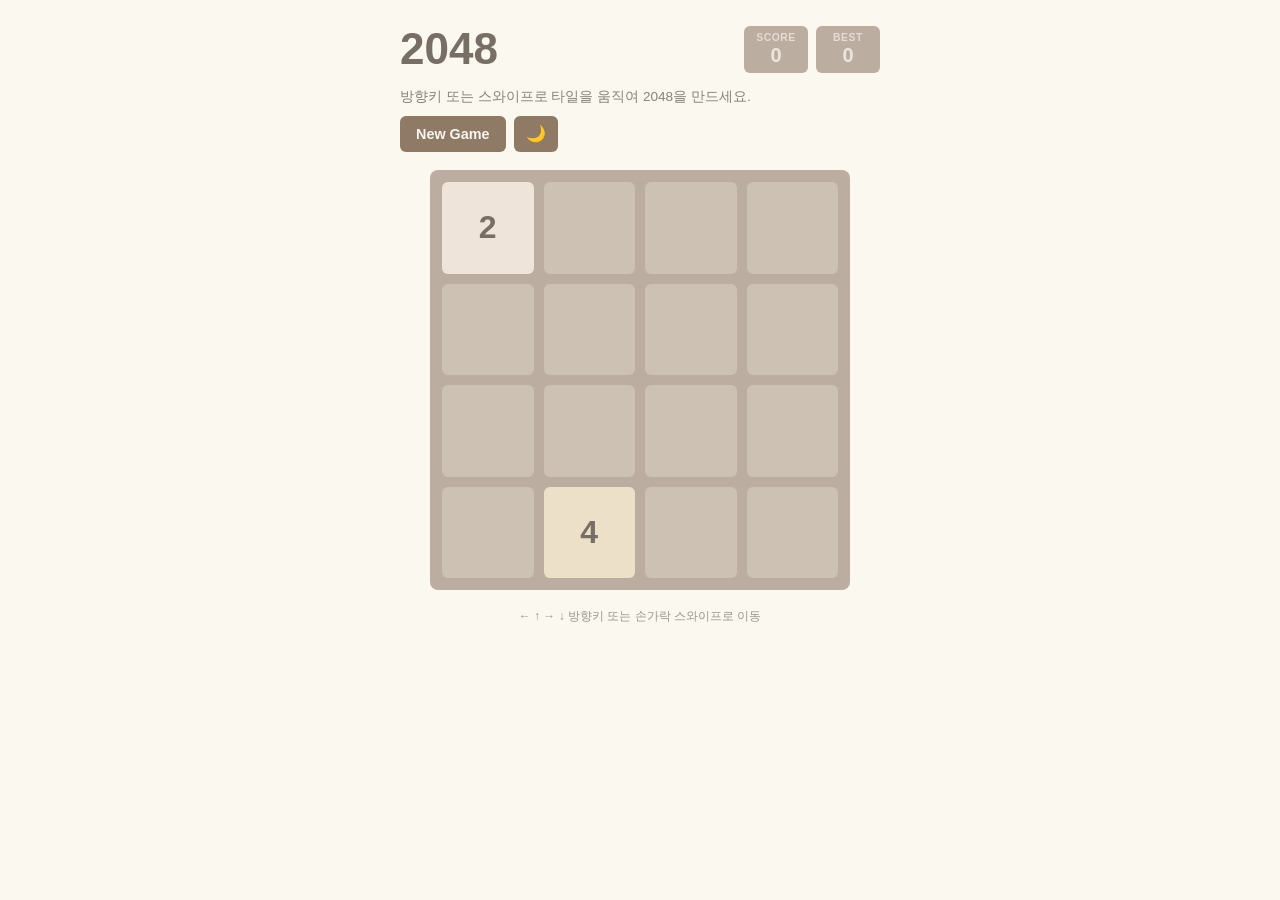
<file: apps/2048/index.html>
<!DOCTYPE html>
<html lang="ko">
<head>
<meta charset="UTF-8">
<meta name="viewport" content="width=device-width, initial-scale=1.0, maximum-scale=1.0, user-scalable=no">
<title>2048</title>
<link rel="stylesheet" href="style.css">
</head>
<body>
<div class="wrap">
  <header class="header">
    <h1 class="title">2048</h1>
    <div class="scores">
      <div class="score-box">
        <span class="score-label">SCORE</span>
        <span class="score-value" id="score">0</span>
      </div>
      <div class="score-box">
        <span class="score-label">BEST</span>
        <span class="score-value" id="best">0</span>
      </div>
    </div>
  </header>

  <div class="controls">
    <p class="intro">방향키 또는 스와이프로 타일을 움직여 2048을 만드세요.</p>
    <div class="buttons">
      <button type="button" id="new-game-btn" class="btn">New Game</button>
      <button type="button" id="theme-toggle-btn" class="btn btn-icon" aria-label="다크모드 전환">🌙</button>
    </div>
  </div>

  <div class="board-container">
    <div class="board" id="board" aria-label="2048 게임 보드">
      <!-- 배경 셀 4x4 -->
      <div class="grid-cells" id="grid-cells"></div>
      <!-- 타일이 렌더링되는 레이어 -->
      <div class="tile-layer" id="tile-layer"></div>

      <div class="overlay" id="overlay" hidden>
        <p class="overlay-message" id="overlay-message"></p>
        <div class="overlay-buttons">
          <button type="button" id="overlay-continue-btn" class="btn" hidden>계속하기</button>
          <button type="button" id="overlay-restart-btn" class="btn">다시 시작</button>
        </div>
      </div>
    </div>
  </div>

  <p class="footer-note">← ↑ → ↓ 방향키 또는 손가락 스와이프로 이동</p>
</div>

<script src="game.js"></script>
</body>
</html>
</file>
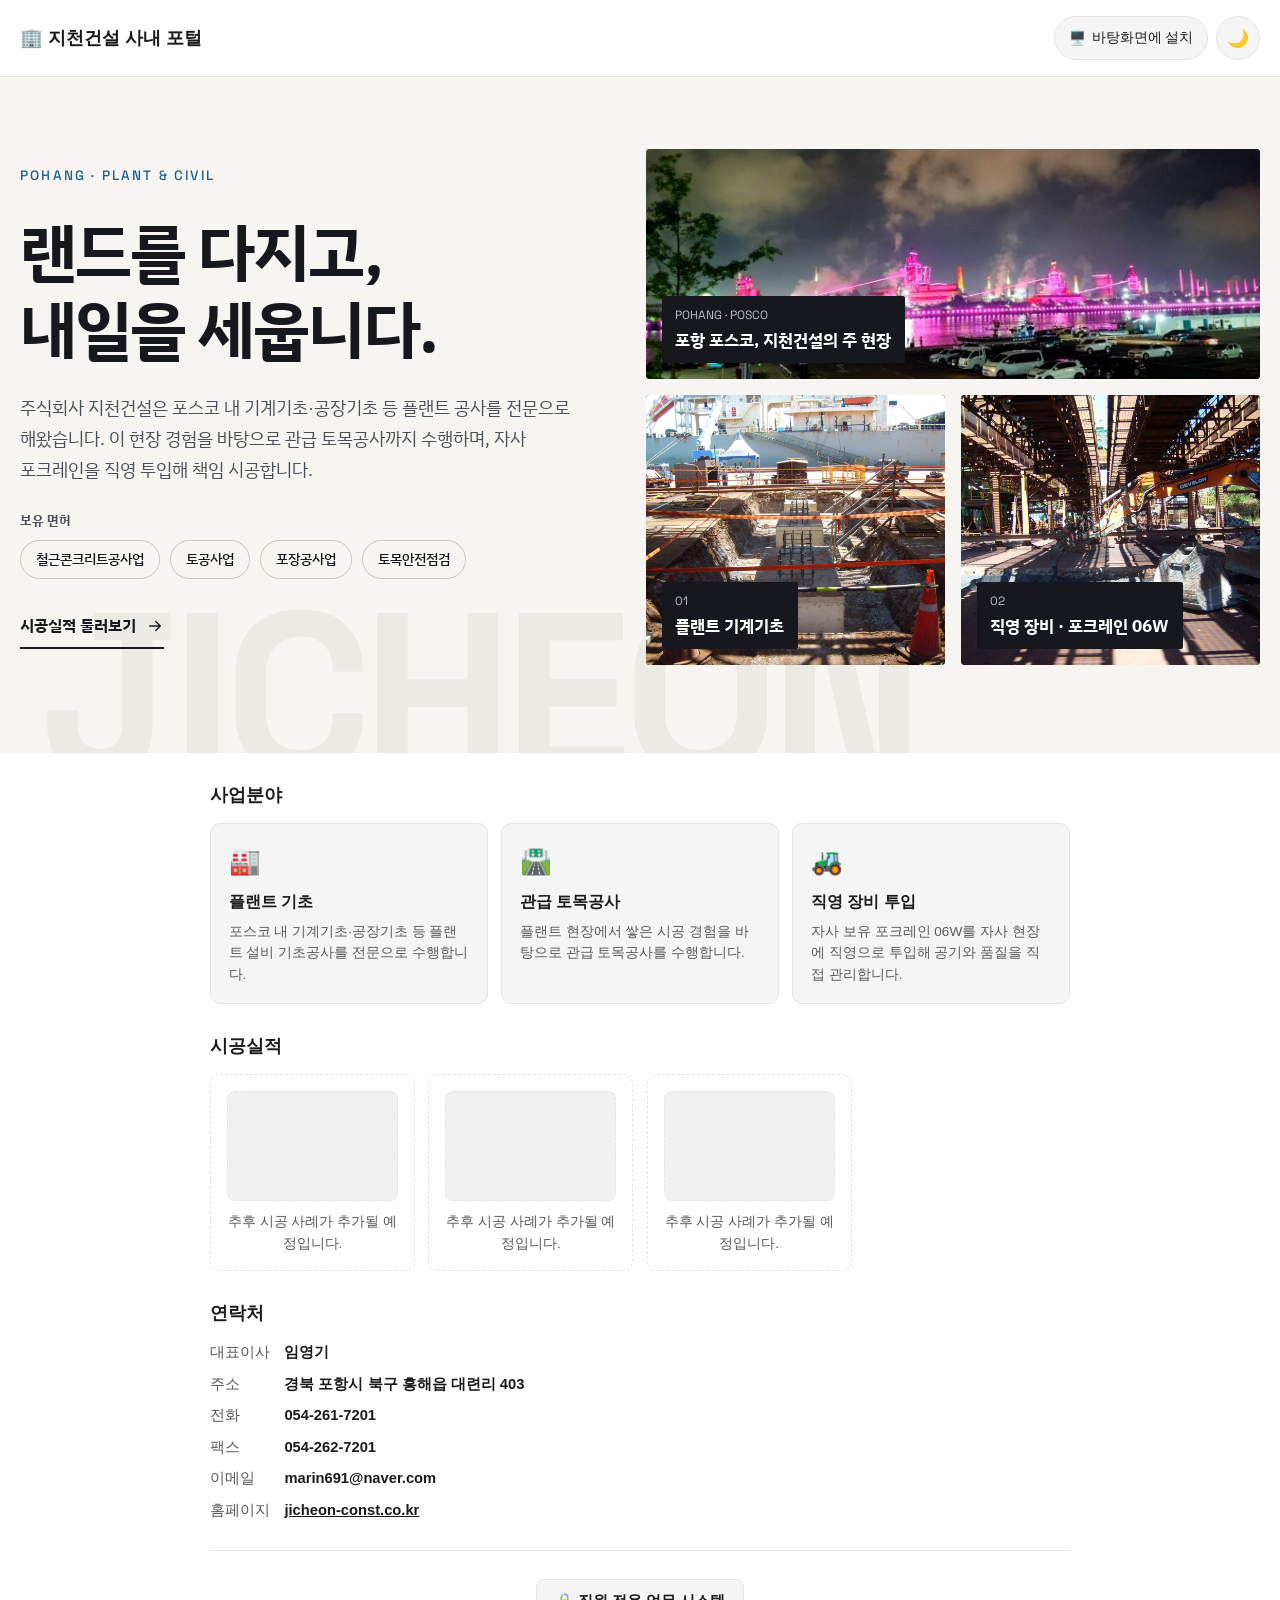
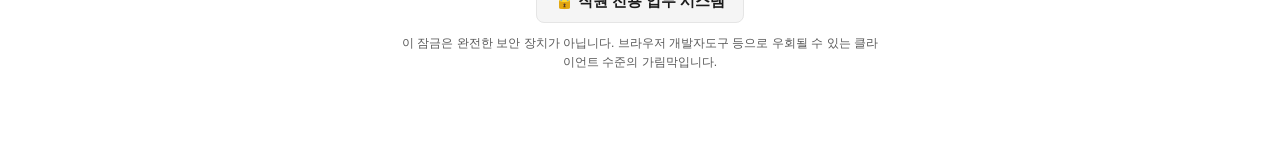
<file: apps/company-portal/index.html>
<!DOCTYPE html>
<html lang="ko">
<head>
<meta charset="UTF-8">
<meta name="viewport" content="width=device-width, initial-scale=1.0">
<title>지천건설 사내 포털</title>
<link rel="manifest" href="manifest.json">
<link rel="icon" href="icons/icon-192.png">
<meta name="theme-color" content="#2563eb">
<link rel="preconnect" href="https://fonts.googleapis.com">
<link rel="preconnect" href="https://fonts.gstatic.com" crossorigin>
<link rel="stylesheet" href="https://fonts.googleapis.com/css2?family=IBM+Plex+Sans+KR:wght@400;500;700&family=Space+Grotesk:wght@500;700&display=swap">
<link rel="stylesheet" href="style.css">
</head>
<body>

<header class="header">
  <h1 class="title">🏢 지천건설 사내 포털</h1>
  <div class="header-actions">
    <button id="desktop-shortcut-btn" class="header-btn" type="button" title="이 사이트를 앱으로 설치해 바탕화면·시작메뉴에서 바로 열 수 있게 합니다.">🖥️ <span class="header-btn-label">바탕화면에 설치</span></button>
    <button id="theme-toggle" class="theme-toggle" type="button" aria-label="다크모드 전환">🌙</button>
  </div>
</header>

<main class="container">

  <!-- ================= 공개 랜딩(대외 홍보) 섹션 ================= -->
  <section id="public-landing">

    <!-- 히어로 (B 시안: 미니멀 타이포형) -->
    <section class="landing-hero" aria-labelledby="landing-hero-title">
      <span class="landing-hero-bgword" aria-hidden="true">JICHEON</span>
      <div class="landing-hero-inner">
        <div class="landing-hero-copy">
          <span class="landing-hero-eyebrow">POHANG · PLANT &amp; CIVIL</span>
          <h1 id="landing-hero-title" class="landing-hero-title">랜드를 다지고,<br>내일을 세웁니다.</h1>
          <p class="landing-hero-desc">주식회사 지천건설은 포스코 내 기계기초·공장기초 등 플랜트 공사를 전문으로 해왔습니다. 이 현장 경험을 바탕으로 관급 토목공사까지 수행하며, 자사 포크레인을 직영 투입해 책임 시공합니다.</p>
          <div class="landing-hero-licenses">
            <span class="landing-hero-label">보유 면허</span>
            <ul class="landing-license-list">
              <li>철근콘크리트공사업</li>
              <li>토공사업</li>
              <li>포장공사업</li>
              <li>토목안전점검</li>
            </ul>
          </div>
          <a class="landing-hero-link" href="#landing-portfolio">시공실적 둘러보기
            <svg aria-hidden="true" width="18" height="18" viewBox="0 0 24 24" fill="none" stroke="currentColor" stroke-width="2" stroke-linecap="round" stroke-linejoin="round"><path d="M5 12h14M13 6l6 6-6 6"></path></svg>
          </a>
        </div>
        <div class="landing-hero-photos">
          <figure class="landing-hero-photo landing-hero-photo--wide">
            <img src="images/hero-posco-night.jpg" alt="야간 조명이 켜진 포항 포스코 제철소 전경" style="object-position: center 60%;">
            <figcaption><span>POHANG · POSCO</span><strong>포항 포스코, 지천건설의 주 현장</strong></figcaption>
          </figure>
          <figure class="landing-hero-photo">
            <img src="images/hero-plant-foundation.jpg" alt="포스코 내 기계기초 철근 배근과 콘크리트 타설 현장" style="object-position: center 65%;">
            <figcaption><span>01</span><strong>플랜트 기계기초</strong></figcaption>
          </figure>
          <figure class="landing-hero-photo">
            <img src="images/hero-excavator.jpg" alt="제철소 설비 아래에서 작업 중인 자사 포크레인" style="object-position: 65% center;">
            <figcaption><span>02</span><strong>직영 장비 · 포크레인 06W</strong></figcaption>
          </figure>
        </div>
      </div>
    </section>

    <!-- 사업분야 소개 -->
    <section class="section-block">
      <div class="section-block-head">
        <h2>사업분야</h2>
      </div>
      <div class="landing-business-grid">
        <div class="landing-business-card">
          <span class="landing-business-icon">🏭</span>
          <h3>플랜트 기초</h3>
          <p>포스코 내 기계기초·공장기초 등 플랜트 설비 기초공사를 전문으로 수행합니다.</p>
        </div>
        <div class="landing-business-card">
          <span class="landing-business-icon">🛣️</span>
          <h3>관급 토목공사</h3>
          <p>플랜트 현장에서 쌓은 시공 경험을 바탕으로 관급 토목공사를 수행합니다.</p>
        </div>
        <div class="landing-business-card">
          <span class="landing-business-icon">🚜</span>
          <h3>직영 장비 투입</h3>
          <p>자사 보유 포크레인 06W를 자사 현장에 직영으로 투입해 공기와 품질을 직접 관리합니다.</p>
        </div>
      </div>
    </section>

    <!-- 시공실적/포트폴리오 -->
    <section class="section-block" id="landing-portfolio">
      <div class="section-block-head">
        <h2>시공실적</h2>
      </div>
      <div class="landing-portfolio-grid">
        <div class="landing-portfolio-card">
          <div class="landing-portfolio-thumb" aria-hidden="true"></div>
          <p>추후 시공 사례가 추가될 예정입니다.</p>
        </div>
        <div class="landing-portfolio-card">
          <div class="landing-portfolio-thumb" aria-hidden="true"></div>
          <p>추후 시공 사례가 추가될 예정입니다.</p>
        </div>
        <div class="landing-portfolio-card">
          <div class="landing-portfolio-thumb" aria-hidden="true"></div>
          <p>추후 시공 사례가 추가될 예정입니다.</p>
        </div>
      </div>
    </section>

    <!-- 연락처 -->
    <section class="section-block">
      <div class="section-block-head">
        <h2>연락처</h2>
      </div>
      <dl class="landing-contact-list">
        <dt>대표이사</dt><dd>임영기</dd>
        <dt>주소</dt><dd>경북 포항시 북구 흥해읍 대련리 403</dd>
        <dt>전화</dt><dd>054-261-7201</dd>
        <dt>팩스</dt><dd>054-262-7201</dd>
        <dt>이메일</dt><dd>marin691@naver.com</dd>
        <dt>홈페이지</dt><dd><a href="http://jicheon-const.co.kr">jicheon-const.co.kr</a></dd>
      </dl>
    </section>

    <!-- 직원 전용 진입 -->
    <div class="unlock-area">
      <button id="unlock-btn" class="btn btn-secondary" type="button">🔒 직원 전용 업무 시스템</button>
      <p class="unlock-hint">이 잠금은 완전한 보안 장치가 아닙니다. 브라우저 개발자도구 등으로 우회될 수 있는 클라이언트 수준의 가림막입니다.</p>
    </div>

  </section>

  <!-- ================= 내부 레이어(비밀번호 통과 후에만 노출) ================= -->
  <section id="internal-area" hidden>

    <!-- ================= 업무 도구(허브) 섹션 ================= -->
    <section class="section-block">
      <div class="section-block-head">
        <h2>업무 도구</h2>
      </div>
      <div class="hub-grid">
        <a class="hub-card" href="../settlement/index.html">
          <span class="hub-card-icon">🧾</span>
          <span class="hub-card-title">현장정산서</span>
          <span class="hub-card-desc">세금계산서를 불러와 현장별 정산서를 자동으로 생성합니다.</span>
        </a>
        <a class="hub-card" href="../vehicle-fleet/index.html">
          <span class="hub-card-icon">🚚</span>
          <span class="hub-card-title">법인차량 관리</span>
          <span class="hub-card-desc">차량별 정기검사·보험·소모품 교체 일정을 관리합니다.</span>
        </a>
        <a class="hub-card" href="materials.html">
          <span class="hub-card-icon">📁</span>
          <span class="hub-card-title">업무자료</span>
          <span class="hub-card-desc">공사자료·안전자료 파일을 업로드하고 공유합니다.</span>
        </a>
      </div>
    </section>

    <!-- ================= 진행중인 현장 섹션 ================= -->
    <section class="section-block">
      <div class="section-block-head">
        <h2>진행중인 현장</h2>
      </div>

      <div class="action-bar">
        <button id="add-site-btn" class="btn btn-primary" type="button">+ 새 현장 등록</button>
        <span id="site-count" class="site-count"></span>
      </div>

      <!-- 현장 등록/수정 폼 -->
      <div id="site-form-panel" class="form-panel" hidden>
        <h3 id="site-form-title">새 현장 등록</h3>
        <form id="site-form" class="form-grid" novalidate>
          <input type="hidden" id="site-id">

          <div class="form-field">
            <label for="site-name">현장명 <span class="req">*</span></label>
            <input id="site-name" type="text" required maxlength="60" placeholder="예: oo아파트 신축공사">
            <p class="error-msg" data-for="name" hidden></p>
          </div>

          <div class="form-field">
            <label for="site-address">위치(주소) <span class="req">*</span></label>
            <input id="site-address" type="text" required maxlength="120" placeholder="예: 서울시 OO구 OO동 123">
            <p class="error-msg" data-for="address" hidden></p>
          </div>

          <div class="form-row">
            <div class="form-field">
              <label for="site-startdate">착공일 <span class="req">*</span></label>
              <input id="site-startdate" type="date" required>
              <p class="error-msg" data-for="startdate" hidden></p>
            </div>
            <div class="form-field">
              <label for="site-enddate">준공예정일</label>
              <input id="site-enddate" type="date">
            </div>
          </div>

          <div class="form-field">
            <label for="site-manager">담당자 <span class="req">*</span></label>
            <input id="site-manager" type="text" required maxlength="30" placeholder="예: 김현장">
            <p class="error-msg" data-for="manager" hidden></p>
          </div>

          <div class="form-row">
            <div class="form-field">
              <label for="site-stage">진행 단계</label>
              <select id="site-stage"></select>
            </div>
            <div class="form-field">
              <label for="site-progress">공정률(%)</label>
              <input id="site-progress" type="number" min="0" max="100" step="1" inputmode="numeric">
            </div>
          </div>
          <input id="site-progress-range" type="range" min="0" max="100" step="1" aria-label="공정률 슬라이더">

          <p class="form-hint">아래 금액 정보는 목록 카드에는 표시되지 않고, 상세를 펼쳤을 때만 노출됩니다.</p>
          <div class="form-row">
            <div class="form-field">
              <label for="site-contract">계약금액(원)</label>
              <input id="site-contract" type="number" min="0" step="1" inputmode="numeric" placeholder="예: 3200000000">
            </div>
            <div class="form-field">
              <label for="site-billed">기성 청구액(원)</label>
              <input id="site-billed" type="number" min="0" step="1" inputmode="numeric">
            </div>
          </div>
          <div class="form-field">
            <label for="site-collected">기성 수금액(원)</label>
            <input id="site-collected" type="number" min="0" step="1" inputmode="numeric">
          </div>

          <div class="form-field">
            <label>투입 차량 (법인차량 관리 등록 목록)</label>
            <div id="site-vehicle-checklist" class="vehicle-checklist"></div>
            <p id="site-vehicle-empty-msg" class="form-hint" hidden>등록된 차량이 없습니다. 법인차량 관리에서 먼저 등록하거나 아래에 직접 입력하세요.</p>
          </div>

          <div class="form-field">
            <label for="site-vehicle-freetext">투입 차량/장비 직접 입력</label>
            <textarea id="site-vehicle-freetext" rows="2" placeholder="예: 포터 2대, 포크레인 1대 투입"></textarea>
          </div>

          <div class="form-field">
            <label for="site-memo">비고</label>
            <textarea id="site-memo" rows="2"></textarea>
          </div>

          <div class="form-actions">
            <button type="submit" class="btn btn-primary">저장</button>
            <button type="button" id="site-form-cancel" class="btn btn-secondary">취소</button>
          </div>
          <p id="site-form-toast" class="form-toast" role="status" hidden></p>
        </form>
      </div>

      <div id="site-list" class="site-grid"></div>
      <p id="site-empty-msg" class="empty-msg" hidden>등록된 현장이 없습니다. "+ 새 현장 등록" 버튼으로 첫 현장을 등록해보세요.</p>
    </section>

  </section>

</main>

<!-- 비밀번호 입력 모달 -->
<div id="password-modal-overlay" class="modal-overlay" hidden>
  <div class="modal-panel" role="dialog" aria-modal="true" aria-labelledby="password-modal-title">
    <button id="password-modal-close" class="modal-close" type="button" aria-label="닫기">✕</button>
    <h2 id="password-modal-title">🔒 직원 전용 업무 시스템</h2>
    <p class="form-hint">비밀번호 4자리를 입력하세요.</p>
    <form id="password-form" class="form-grid" novalidate>
      <div class="form-field">
        <label for="password-input">비밀번호</label>
        <input id="password-input" type="password" inputmode="numeric" maxlength="4" autocomplete="off">
        <p id="password-error-msg" class="error-msg" hidden>비밀번호가 올바르지 않습니다.</p>
      </div>
      <div class="form-actions">
        <button type="submit" id="password-submit-btn" class="btn btn-primary">확인</button>
        <button type="button" id="password-cancel-btn" class="btn btn-secondary">취소</button>
      </div>
      <p class="unlock-hint">이 잠금은 완전한 보안 장치가 아닙니다. 브라우저 개발자도구 등으로 우회될 수 있는 클라이언트 수준의 가림막입니다.</p>
    </form>
  </div>
</div>

<!-- 설치 안내 모달(브라우저가 자동 설치를 지원하지 않을 때) -->
<div id="install-guide-overlay" class="modal-overlay" hidden>
  <div class="modal-panel" role="dialog" aria-modal="true" aria-labelledby="install-guide-title">
    <button id="install-guide-close" class="modal-close" type="button" aria-label="닫기">✕</button>
    <h2 id="install-guide-title">🖥️ 바탕화면에 설치하기</h2>
    <p class="form-hint">이 브라우저에서는 자동 설치 팝업이 뜨지 않아요. 아래 방법 중 하나를 그대로 따라해주세요. (한 번만 설치하면 다음부터는 바탕화면·시작메뉴 아이콘으로 바로 열립니다)</p>

    <div class="install-guide-group">
      <h3>💻 Windows — Edge</h3>
      <ol class="install-guide-list">
        <li>주소창(화면 위쪽, 인터넷 주소 적는 칸) 맨 오른쪽을 보면 <strong>모니터 모양 아이콘</strong>이 있는지 확인하세요. 마우스를 올리면 "이 사이트를 앱으로 설치"라고 표시됩니다.</li>
        <li>그 아이콘이 있으면 클릭 → 팝업창에서 <strong>[설치]</strong> 버튼 클릭 → 끝!</li>
        <li>아이콘이 안 보이면: 브라우저 <strong>오른쪽 위 점 3개(⋯)</strong> 클릭 → <strong>[앱]</strong> 메뉴 → <strong>[이 사이트를 앱으로 설치]</strong> 클릭 → <strong>[설치]</strong> 버튼 클릭</li>
      </ol>
    </div>

    <div class="install-guide-group">
      <h3>💻 Windows — Chrome</h3>
      <ol class="install-guide-list">
        <li>주소창 오른쪽 끝의 <strong>모니터 모양(⊕) 설치 아이콘</strong> 클릭 → <strong>[설치]</strong> 버튼 클릭</li>
        <li>아이콘이 없으면: 브라우저 <strong>오른쪽 위 점 3개(⋮)</strong> 클릭 → <strong>[도구 더보기]</strong> → <strong>[바로가기 만들기...]</strong> → "창으로 열기" 체크박스 선택 → <strong>[만들기]</strong> 클릭</li>
      </ol>
    </div>

    <div class="install-guide-group">
      <h3>📱 안드로이드 — Chrome</h3>
      <ol class="install-guide-list">
        <li>오른쪽 위 <strong>점 3개(⋮)</strong> 메뉴를 누르세요.</li>
        <li>목록에서 <strong>[앱 설치]</strong> 또는 <strong>[홈 화면에 추가]</strong>를 누르고, 나오는 팝업에서 <strong>[설치]</strong> 또는 <strong>[추가]</strong>를 누르세요.</li>
      </ol>
    </div>

    <div class="install-guide-group">
      <h3>📱 아이폰/아이패드 — Safari</h3>
      <ol class="install-guide-list">
        <li>화면 아래(또는 위) <strong>공유 아이콘(네모 안에 위쪽 화살표)</strong>을 누르세요.</li>
        <li>메뉴를 아래로 내려 <strong>[홈 화면에 추가]</strong>를 누르세요.</li>
        <li>오른쪽 위 <strong>[추가]</strong>를 누르면 완료됩니다.</li>
      </ol>
    </div>

    <div class="form-actions">
      <button type="button" id="install-guide-ok-btn" class="btn btn-primary">확인</button>
    </div>
  </div>
</div>

<!-- 현장 상세 모달 -->
<div id="site-detail-overlay" class="modal-overlay" hidden>
  <div class="modal-panel" role="dialog" aria-modal="true" aria-labelledby="site-detail-title">
    <button id="site-detail-close" class="modal-close" type="button" aria-label="닫기">✕</button>
    <h2 id="site-detail-title"></h2>
    <div id="site-detail-meta" class="detail-header-meta"></div>

    <div class="section-block">
      <div class="progress-bar-track"><div id="site-detail-progress-fill" class="progress-bar-fill"></div></div>
      <p id="site-detail-progress-label" class="form-hint"></p>
    </div>

    <div class="money-box">
      <h3>금액 정보</h3>
      <dl class="money-list">
        <dt>계약금액</dt><dd id="site-detail-contract"></dd>
        <dt>기성 청구액</dt><dd id="site-detail-billed"></dd>
        <dt>기성 수금액</dt><dd id="site-detail-collected"></dd>
      </dl>
    </div>

    <div class="section-block">
      <h3>투입 차량/장비</h3>
      <ul id="site-detail-vehicles" class="vehicle-tag-list"></ul>
      <p id="site-detail-vehicles-empty" class="form-hint" hidden>등록된 투입 차량/장비 정보가 없습니다.</p>
    </div>

    <p id="site-detail-memo" class="detail-note" hidden></p>

    <div class="detail-header-actions">
      <button id="site-detail-edit-btn" class="btn btn-secondary" type="button">수정</button>
      <button id="site-detail-delete-btn" class="btn btn-danger" type="button">삭제</button>
    </div>
  </div>
</div>

<script src="portal.js"></script>
<script src="app.js"></script>
</body>
</html>
</file>
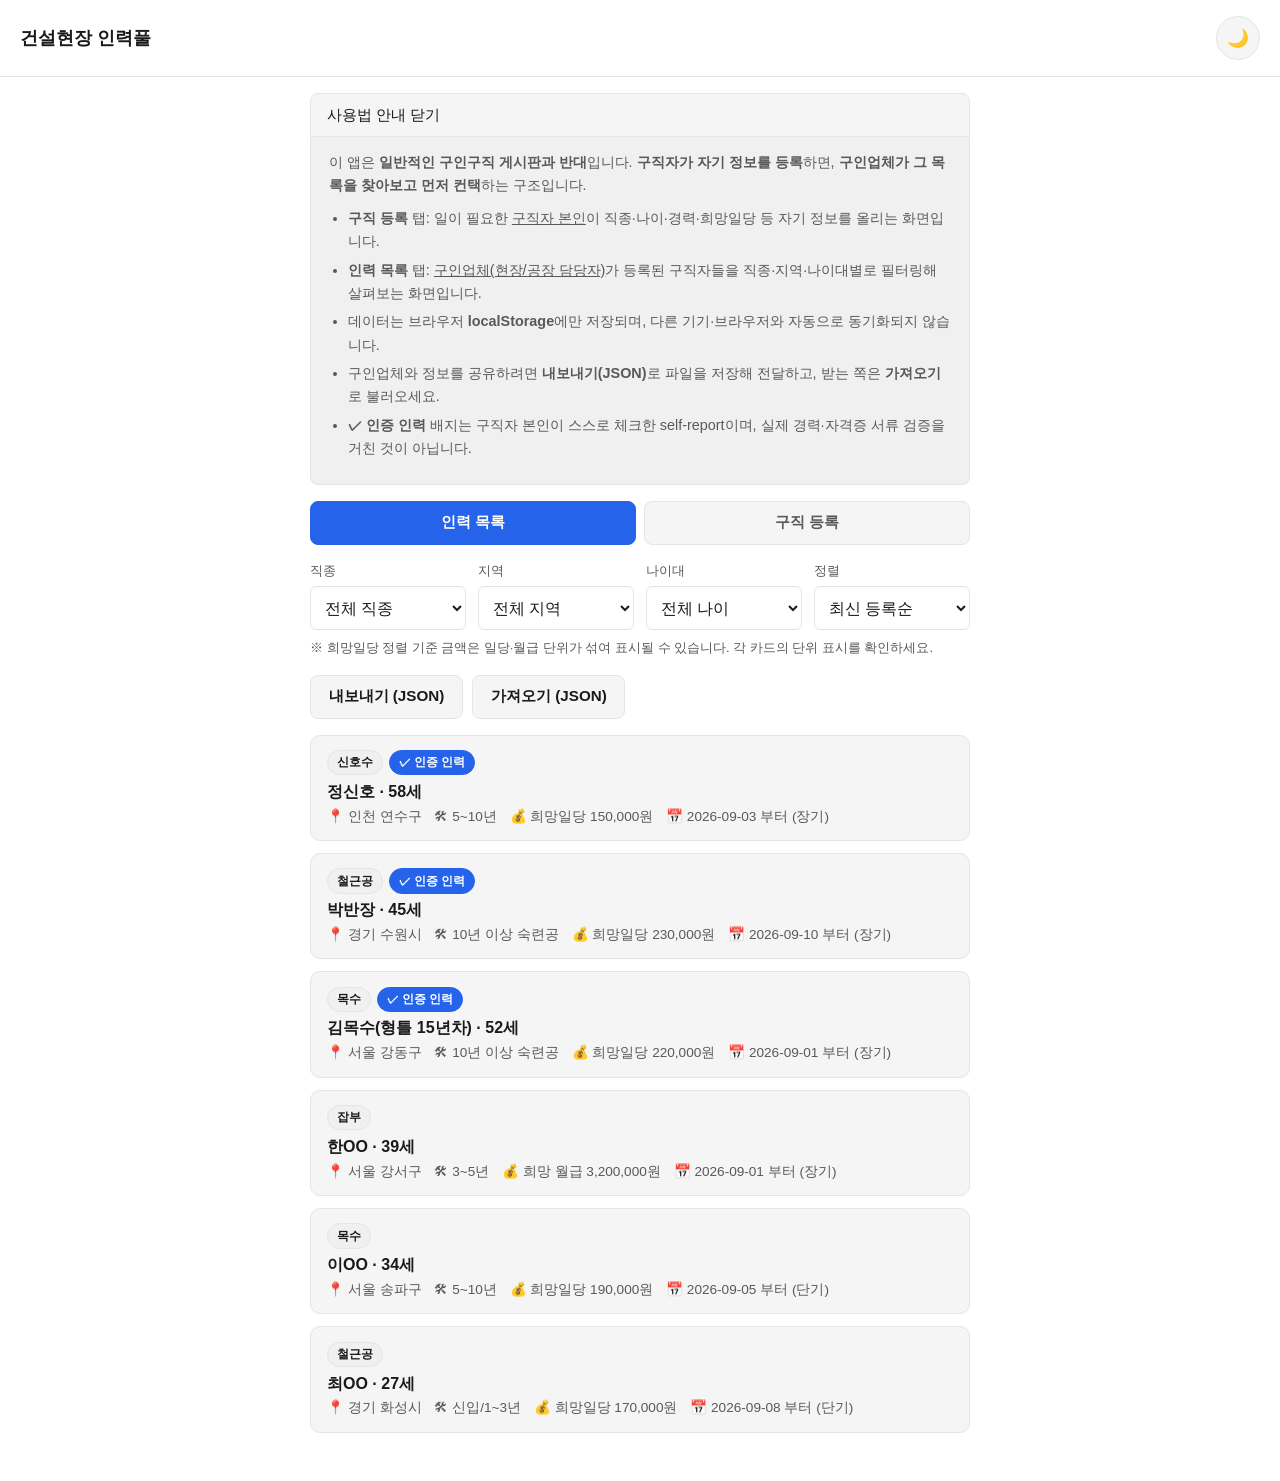
<file: apps/construction-jobs/index.html>
<!DOCTYPE html>
<html lang="ko">
<head>
<meta charset="UTF-8">
<meta name="viewport" content="width=device-width, initial-scale=1.0">
<title>건설현장 인력풀</title>
<link rel="stylesheet" href="style.css">
</head>
<body>

<header class="header">
  <h1 class="title">건설현장 인력풀</h1>
  <button id="theme-toggle" class="theme-toggle" type="button" aria-label="다크모드 전환">🌙</button>
</header>

<section id="guide-box" class="guide-box">
  <button id="guide-toggle" class="guide-toggle" type="button" aria-expanded="true">
    <span id="guide-toggle-label">사용법 안내 닫기</span>
  </button>
  <div id="guide-content" class="guide-content">
    <p>이 앱은 <strong>일반적인 구인구직 게시판과 반대</strong>입니다. <strong>구직자가 자기 정보를 등록</strong>하면, <strong>구인업체가 그 목록을 찾아보고 먼저 컨택</strong>하는 구조입니다.</p>
    <ul>
      <li><strong>구직 등록</strong> 탭: 일이 필요한 <u>구직자 본인</u>이 직종·나이·경력·희망일당 등 자기 정보를 올리는 화면입니다.</li>
      <li><strong>인력 목록</strong> 탭: <u>구인업체(현장/공장 담당자)</u>가 등록된 구직자들을 직종·지역·나이대별로 필터링해 살펴보는 화면입니다.</li>
      <li>데이터는 브라우저 <strong>localStorage</strong>에만 저장되며, 다른 기기·브라우저와 자동으로 동기화되지 않습니다.</li>
      <li>구인업체와 정보를 공유하려면 <strong>내보내기(JSON)</strong>로 파일을 저장해 전달하고, 받는 쪽은 <strong>가져오기</strong>로 불러오세요.</li>
      <li><strong>✓ 인증 인력</strong> 배지는 구직자 본인이 스스로 체크한 self-report이며, 실제 경력·자격증 서류 검증을 거친 것이 아닙니다.</li>
    </ul>
  </div>
</section>

<nav class="tabs" role="tablist">
  <button id="tab-list-btn" class="tab-btn active" type="button" role="tab" aria-selected="true">인력 목록</button>
  <button id="tab-form-btn" class="tab-btn" type="button" role="tab" aria-selected="false">구직 등록</button>
</nav>

<main class="container">

  <!-- 인력 목록 화면 (구인업체가 인력을 탐색하는 화면) -->
  <section id="tab-list" class="tab-panel">
    <div class="filter-bar">
      <div class="filter-field">
        <label for="filter-jobtype">직종</label>
        <select id="filter-jobtype"></select>
      </div>
      <div class="filter-field">
        <label for="filter-region">지역</label>
        <select id="filter-region"></select>
      </div>
      <div class="filter-field">
        <label for="filter-agegroup">나이대</label>
        <select id="filter-agegroup">
          <option value="all">전체 나이</option>
          <option value="age20">20대 이하</option>
          <option value="age30">30대</option>
          <option value="age40">40대</option>
          <option value="age50plus">50대 이상</option>
        </select>
      </div>
      <div class="filter-field">
        <label for="filter-sort">정렬</label>
        <select id="filter-sort">
          <option value="latest">최신 등록순</option>
          <option value="wage-asc">희망일당 낮은순</option>
          <option value="wage-desc">희망일당 높은순</option>
          <option value="available-soon">근무 가능일 임박순</option>
        </select>
      </div>
    </div>
    <p class="hint-text">※ 희망일당 정렬 기준 금액은 일당·월급 단위가 섞여 표시될 수 있습니다. 각 카드의 단위 표시를 확인하세요.</p>

    <div class="io-bar">
      <button id="export-btn" class="btn btn-secondary" type="button">내보내기 (JSON)</button>
      <button id="import-btn" class="btn btn-secondary" type="button">가져오기 (JSON)</button>
      <input id="import-file" type="file" accept="application/json" hidden>
    </div>

    <div id="worker-list" class="job-list"></div>
    <p id="empty-msg" class="empty-msg" hidden></p>
  </section>

  <!-- 구직 등록 화면 (구직자 본인이 자기 정보를 올리는 화면) -->
  <section id="tab-form" class="tab-panel" hidden>
    <form id="worker-form" class="job-form" novalidate>
      <div class="form-field">
        <label for="f-jobtype">희망 직종 <span class="req">*</span></label>
        <select id="f-jobtype" name="jobType" required></select>
        <p class="error-msg" data-for="jobType" hidden></p>
      </div>

      <div class="form-field">
        <label for="f-name">이름 또는 활동 별칭 <span class="req">*</span></label>
        <input id="f-name" name="name" type="text" required maxlength="40" placeholder="예: 김OO 또는 형틀 20년차 김반장">
        <p class="error-msg" data-for="name" hidden></p>
      </div>

      <div class="form-field form-row">
        <div class="form-col">
          <label for="f-age">나이(만) <span class="req">*</span></label>
          <input id="f-age" name="age" type="number" min="14" max="99" step="1" inputmode="numeric" required placeholder="예: 45">
        </div>
        <div class="form-col">
          <label for="f-career">경력/숙련도</label>
          <select id="f-career" name="career">
            <option value="">선택 안 함</option>
            <option value="신입/1~3년">신입/1~3년</option>
            <option value="3~5년">3~5년</option>
            <option value="5~10년">5~10년</option>
            <option value="10년 이상 숙련공">10년 이상 숙련공</option>
          </select>
        </div>
      </div>
      <p class="error-msg" data-for="age" hidden></p>

      <div class="form-field">
        <label for="f-regionmain">활동 가능 광역 지역 <span class="req">*</span></label>
        <select id="f-regionmain" name="regionMain" required></select>
        <p class="error-msg" data-for="regionMain" hidden></p>
      </div>

      <div class="form-field">
        <label for="f-region">활동 가능 상세 지역</label>
        <input id="f-region" name="region" type="text" placeholder="예: 서울 강동구">
      </div>

      <div class="form-field form-row">
        <div class="form-col">
          <label for="f-availablefrom">근무 가능 시작일 <span class="req">*</span></label>
          <input id="f-availablefrom" name="availableFrom" type="date" required>
        </div>
        <div class="form-col">
          <label for="f-workduration">근무 가능 기간</label>
          <select id="f-workduration" name="workDuration">
            <option value="">선택 안 함</option>
            <option value="short">단기(며칠~몇 주)</option>
            <option value="long">장기(몇 개월 이상)</option>
          </select>
        </div>
      </div>
      <p class="error-msg" data-for="availableFrom" hidden></p>

      <div class="form-field form-row">
        <div class="form-col">
          <label for="f-wagetype">희망 급여 단위 <span class="req">*</span></label>
          <select id="f-wagetype" name="wageType" required>
            <option value="daily">일당</option>
            <option value="monthly">월급</option>
          </select>
        </div>
        <div class="form-col">
          <label for="f-desiredwage">희망 금액(원) <span class="req">*</span></label>
          <input id="f-desiredwage" name="desiredWage" type="number" min="0" step="1000" inputmode="numeric" required placeholder="예: 200000">
        </div>
      </div>
      <p class="error-msg" data-for="desiredWage" hidden></p>
      <p id="wage-guide" class="wage-guide" aria-live="polite">직종·지역·희망일당을 입력하면 이 자리에 다른 구직자들의 평균 희망일당(시세 가이드)이 표시됩니다.</p>

      <div class="form-field">
        <label for="f-contact">연락처 <span class="req">*</span></label>
        <input id="f-contact" name="contact" type="tel" inputmode="tel" required placeholder="예: 010-1234-5678">
        <p class="error-msg" data-for="contact" hidden></p>
      </div>

      <div class="form-field">
        <label for="f-selfintro">자기소개 / 특이사항</label>
        <textarea id="f-selfintro" name="selfIntro" rows="4" placeholder="보유 자격증, 사용 가능 장비, 우대사항 등"></textarea>
      </div>

      <div class="form-field form-checkbox">
        <label for="f-verified">
          <input id="f-verified" name="verified" type="checkbox">
          경력 증빙 가능 / 자격증 보유 (self-report, 필수 아님)
        </label>
      </div>

      <button type="submit" class="btn btn-primary">구직 등록하기</button>
      <p id="form-toast" class="form-toast" role="status" hidden></p>
    </form>
  </section>

</main>

<!-- 상세보기 모달 -->
<div id="modal-overlay" class="modal-overlay" hidden>
  <div id="modal-panel" class="modal-panel" role="dialog" aria-modal="true" aria-labelledby="modal-title">
    <button id="modal-close" class="modal-close" type="button" aria-label="닫기">✕</button>
    <div id="modal-badges" class="modal-badges"></div>
    <h2 id="modal-title"></h2>
    <dl id="modal-body" class="modal-body"></dl>

    <div class="apply-area">
      <button id="contact-btn" class="btn btn-primary" type="button">컨택하기</button>
      <div id="contact-area" class="contact-area" hidden></div>
    </div>
  </div>
</div>

<script src="jobs.js"></script>
<script src="app.js"></script>
</body>
</html>
</file>
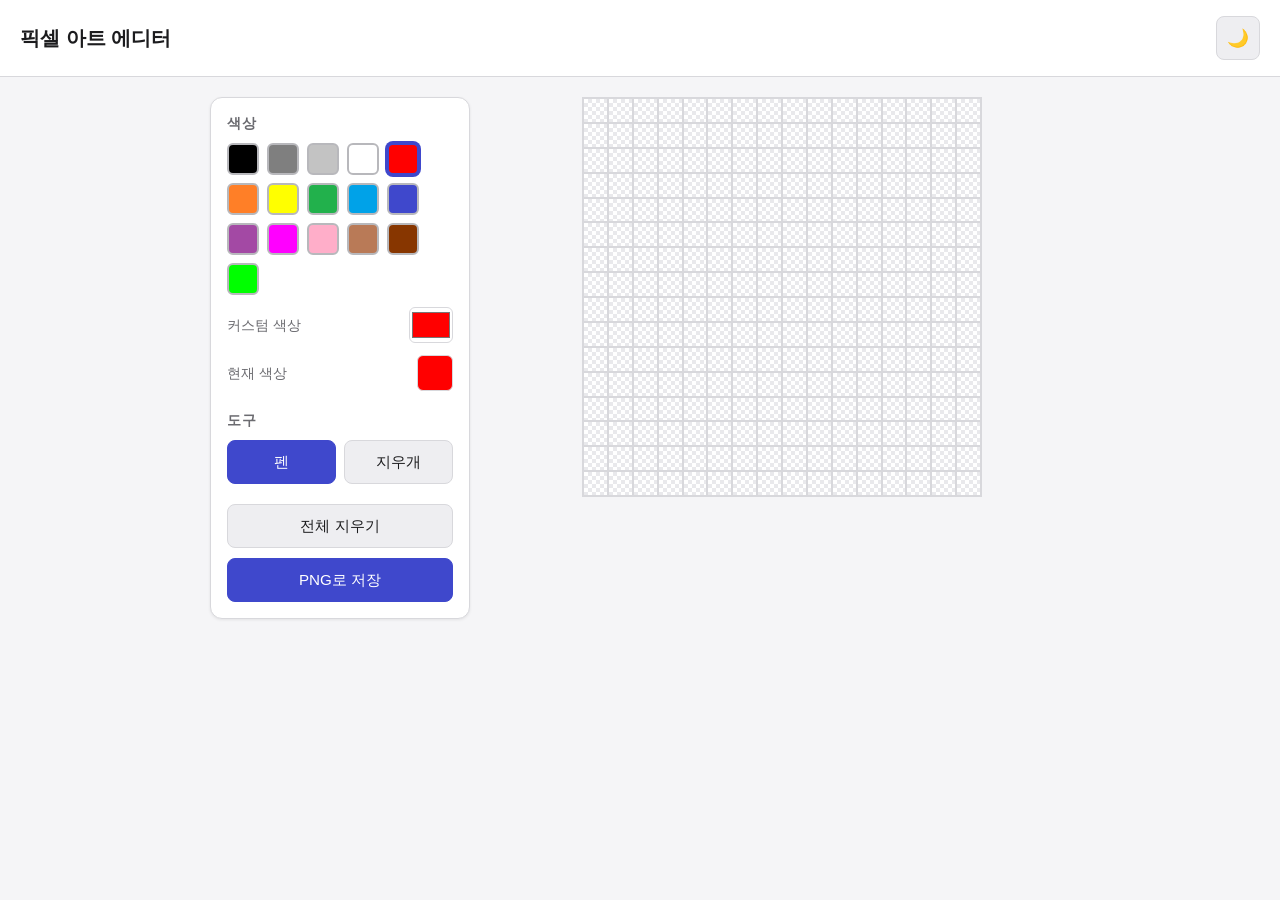
<file: apps/pixel-art/index.html>
<!DOCTYPE html>
<html lang="ko">
<head>
<meta charset="UTF-8">
<meta name="viewport" content="width=device-width, initial-scale=1.0">
<title>픽셀 아트 에디터</title>
<link rel="stylesheet" href="style.css">
</head>
<body>
  <header class="app-header">
    <h1>픽셀 아트 에디터</h1>
    <button id="themeToggle" type="button" aria-pressed="false" title="다크 모드 전환">
      <span id="themeToggleIcon" aria-hidden="true">🌙</span>
      <span class="sr-only">다크 모드 전환</span>
    </button>
  </header>

  <main class="app-main">
    <section class="controls" aria-label="도구 및 팔레트">
      <div class="control-group">
        <h2>색상</h2>
        <div id="palette" class="palette"></div>
        <div class="custom-color-row">
          <label for="customColorPicker">커스텀 색상</label>
          <input type="color" id="customColorPicker" value="#ff0000">
        </div>
        <div class="current-color-row">
          <span>현재 색상</span>
          <div id="currentColorIndicator" class="current-color-indicator"></div>
        </div>
      </div>

      <div class="control-group">
        <h2>도구</h2>
        <div class="tool-buttons">
          <button id="penTool" type="button" class="tool-btn selected" aria-pressed="true">펜</button>
          <button id="eraserTool" type="button" class="tool-btn" aria-pressed="false">지우개</button>
        </div>
      </div>

      <div class="control-group action-buttons">
        <button id="clearBtn" type="button" class="action-btn">전체 지우기</button>
        <button id="saveBtn" type="button" class="action-btn primary">PNG로 저장</button>
      </div>
    </section>

    <section class="grid-section" aria-label="픽셀 격자">
      <div id="pixelGrid" class="pixel-grid" role="grid" aria-label="16x16 픽셀 격자"></div>
    </section>
  </main>

  <script src="editor.js"></script>
</body>
</html>
</file>
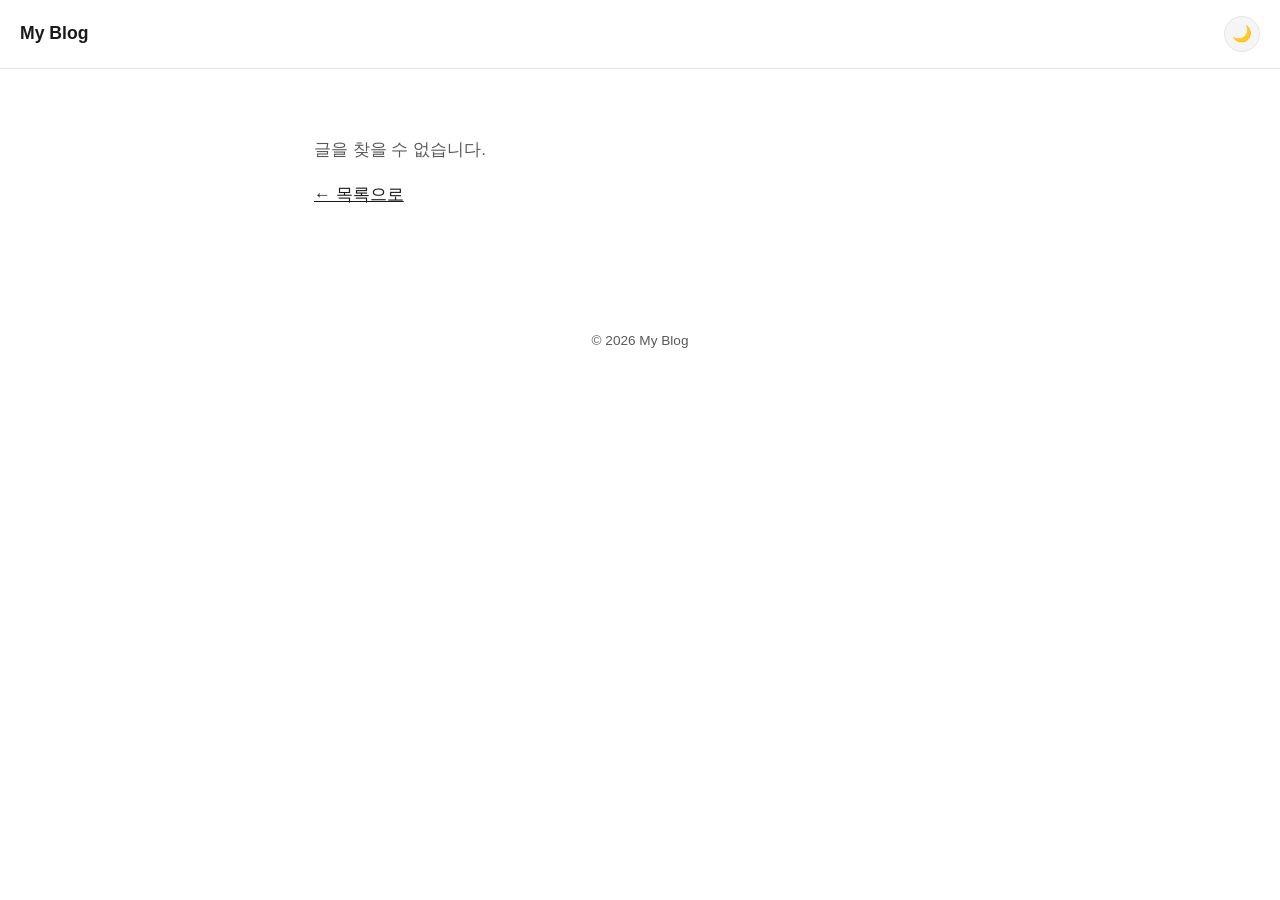
<file: post.html>
<!doctype html>
<html lang="ko">
<head>
<meta charset="UTF-8">
<meta name="viewport" content="width=device-width, initial-scale=1">
<title>글 보기 - My Blog</title>
<script src="js/theme.js"></script>
<link rel="stylesheet" href="css/style.css">
</head>
<body>
<header class="site-header">
  <a class="site-title" href="index.html">My Blog</a>
  <button id="theme-toggle" class="theme-toggle" aria-label="다크 모드 전환">🌙</button>
</header>
<main class="container">
  <article class="post">
    <h1 id="post-title"></h1>
    <time id="post-date"></time>
    <div id="post-body" class="post-body">
      <p class="empty">불러오는 중...</p>
    </div>
  </article>
  <p><a href="index.html">&larr; 목록으로</a></p>
</main>
<footer class="site-footer">
  <p>&copy; 2026 My Blog</p>
</footer>
<script src="js/markdown.js"></script>
<script src="js/post.js"></script>
</body>
</html>
</file>
<file: apps/2048/style.css>
/* ===== CSS 변수 (라이트 모드 기본값) ===== */
:root {
  --bg: #faf8ef;
  --text-color: #776e65;
  --title-color: #776e65;
  --card-bg: #bbada0;
  --card-text: #eee4da;
  --board-bg: #bbada0;
  --tile-empty: rgba(238, 228, 218, 0.35);
  --btn-bg: #8f7a66;
  --btn-text: #f9f6f2;
  --overlay-bg: rgba(238, 228, 218, 0.73);
  --overlay-text: #776e65;

  --tile-2-bg: #eee4da;
  --tile-2-text: #776e65;
  --tile-4-bg: #ede0c8;
  --tile-4-text: #776e65;
  --tile-8-bg: #f2b179;
  --tile-8-text: #f9f6f2;
  --tile-16-bg: #f59563;
  --tile-16-text: #f9f6f2;
  --tile-32-bg: #f67c5f;
  --tile-32-text: #f9f6f2;
  --tile-64-bg: #f65e3b;
  --tile-64-text: #f9f6f2;
  --tile-128-bg: #edcf72;
  --tile-128-text: #f9f6f2;
  --tile-256-bg: #edcc61;
  --tile-256-text: #f9f6f2;
  --tile-512-bg: #edc850;
  --tile-512-text: #f9f6f2;
  --tile-1024-bg: #edc53f;
  --tile-1024-text: #f9f6f2;
  --tile-2048-bg: #edc22e;
  --tile-2048-text: #f9f6f2;
  --tile-super-bg: #3c3a32;
  --tile-super-text: #f9f6f2;
}

/* 다크 모드: 시스템 설정 자동 적용 (수동으로 라이트가 선택되지 않은 경우) */
@media (prefers-color-scheme: dark) {
  :root:not([data-theme="light"]) {
    --bg: #14181f;
    --text-color: #eee6da;
    --title-color: #f2ece2;
    --card-bg: #3a3a44;
    --card-text: #eee4da;
    --board-bg: #2c2c34;
    --tile-empty: rgba(255, 255, 255, 0.08);
    --btn-bg: #5c5346;
    --btn-text: #f2ece2;
    --overlay-bg: rgba(20, 24, 31, 0.82);
    --overlay-text: #f2ece2;
  }
}

/* 다크 모드: 수동 토글로 선택된 경우 */
:root[data-theme="dark"] {
  --bg: #14181f;
  --text-color: #eee6da;
  --title-color: #f2ece2;
  --card-bg: #3a3a44;
  --card-text: #eee4da;
  --board-bg: #2c2c34;
  --tile-empty: rgba(255, 255, 255, 0.08);
  --btn-bg: #5c5346;
  --btn-text: #f2ece2;
  --overlay-bg: rgba(20, 24, 31, 0.82);
  --overlay-text: #f2ece2;
}

* {
  box-sizing: border-box;
}

html, body {
  margin: 0;
  padding: 0;
}

body {
  background: var(--bg);
  color: var(--text-color);
  font-family: -apple-system, BlinkMacSystemFont, "Segoe UI", "Apple SD Gothic Neo",
    "Noto Sans KR", Roboto, Helvetica, Arial, sans-serif;
  min-height: 100vh;
  display: flex;
  justify-content: center;
  padding: 24px 12px 40px;
}

.wrap {
  width: 100%;
  max-width: 480px;
}

.header {
  display: flex;
  flex-wrap: wrap;
  align-items: center;
  justify-content: space-between;
  gap: 12px;
}

.title {
  font-size: clamp(2rem, 8vw, 2.75rem);
  font-weight: 800;
  color: var(--title-color);
  margin: 0;
}

.scores {
  display: flex;
  gap: 8px;
}

.score-box {
  background: var(--card-bg);
  color: var(--card-text);
  border-radius: 6px;
  min-width: 64px;
  padding: 6px 12px;
  text-align: center;
  display: flex;
  flex-direction: column;
}

.score-label {
  font-size: 0.65rem;
  font-weight: 700;
  letter-spacing: 0.05em;
  opacity: 0.85;
}

.score-value {
  font-size: 1.25rem;
  font-weight: 700;
  line-height: 1.2;
}

.controls {
  display: flex;
  flex-wrap: wrap;
  align-items: center;
  justify-content: space-between;
  gap: 10px;
  margin-top: 14px;
}

.intro {
  margin: 0;
  font-size: 0.85rem;
  color: var(--text-color);
  opacity: 0.85;
  flex: 1 1 auto;
}

.buttons {
  display: flex;
  gap: 8px;
  flex-wrap: wrap;
}

.btn {
  background: var(--btn-bg);
  color: var(--btn-text);
  border: none;
  border-radius: 6px;
  padding: 10px 16px;
  font-size: 0.9rem;
  font-weight: 700;
  cursor: pointer;
  line-height: 1;
}

.btn:hover {
  filter: brightness(1.08);
}

.btn:active {
  filter: brightness(0.95);
}

.btn-icon {
  padding: 10px 12px;
  font-size: 1rem;
}

.board-container {
  margin-top: 18px;
  display: flex;
  justify-content: center;
}

.board {
  position: relative;
  width: min(90vw, 420px);
  height: min(90vw, 420px);
  background: var(--board-bg);
  border-radius: 8px;
  padding: 3vw;
  touch-action: none;
}

@media (min-width: 467px) {
  .board {
    padding: 12px;
  }
}

.grid-cells,
.tile-layer {
  position: absolute;
  top: 3vw;
  left: 3vw;
  right: 3vw;
  bottom: 3vw;
  display: grid;
  grid-template-columns: repeat(4, 1fr);
  grid-template-rows: repeat(4, 1fr);
  gap: 2.5vw;
}

@media (min-width: 467px) {
  .grid-cells,
  .tile-layer {
    top: 12px;
    left: 12px;
    right: 12px;
    bottom: 12px;
    gap: 10px;
  }
}

.grid-cells {
  z-index: 1;
}

.grid-cell {
  background: var(--tile-empty);
  border-radius: 6px;
}

.tile-layer {
  z-index: 2;
  pointer-events: none;
}

.tile {
  border-radius: 6px;
  display: flex;
  align-items: center;
  justify-content: center;
  font-weight: 700;
  font-size: clamp(1.1rem, 8vw, 2rem);
  grid-row: var(--row);
  grid-column: var(--col);
  background: var(--tile-2-bg);
  color: var(--tile-2-text);
  animation: tile-appear 0.15s ease;
}

@keyframes tile-appear {
  from {
    transform: scale(0.4);
    opacity: 0.3;
  }
  to {
    transform: scale(1);
    opacity: 1;
  }
}

.tile-digits-4 {
  font-size: clamp(0.95rem, 6.5vw, 1.6rem);
}

.tile-digits-5plus {
  font-size: clamp(0.8rem, 5.5vw, 1.3rem);
}

.tile-2 { background: var(--tile-2-bg); color: var(--tile-2-text); }
.tile-4 { background: var(--tile-4-bg); color: var(--tile-4-text); }
.tile-8 { background: var(--tile-8-bg); color: var(--tile-8-text); }
.tile-16 { background: var(--tile-16-bg); color: var(--tile-16-text); }
.tile-32 { background: var(--tile-32-bg); color: var(--tile-32-text); }
.tile-64 { background: var(--tile-64-bg); color: var(--tile-64-text); }
.tile-128 { background: var(--tile-128-bg); color: var(--tile-128-text); }
.tile-256 { background: var(--tile-256-bg); color: var(--tile-256-text); }
.tile-512 { background: var(--tile-512-bg); color: var(--tile-512-text); }
.tile-1024 { background: var(--tile-1024-bg); color: var(--tile-1024-text); }
.tile-2048 { background: var(--tile-2048-bg); color: var(--tile-2048-text); }
.tile-super { background: var(--tile-super-bg); color: var(--tile-super-text); }

.overlay {
  position: absolute;
  inset: 0;
  z-index: 3;
  background: var(--overlay-bg);
  color: var(--overlay-text);
  border-radius: 8px;
  display: flex;
  flex-direction: column;
  align-items: center;
  justify-content: center;
  gap: 16px;
  text-align: center;
  padding: 16px;
}

.overlay[hidden] {
  display: none;
}

.overlay-message {
  font-size: clamp(1.3rem, 7vw, 1.8rem);
  font-weight: 800;
  margin: 0;
}

.overlay-buttons {
  display: flex;
  gap: 10px;
  flex-wrap: wrap;
  justify-content: center;
}

.footer-note {
  text-align: center;
  margin-top: 18px;
  font-size: 0.75rem;
  opacity: 0.7;
}

@media (max-width: 340px) {
  .title {
    font-size: 1.7rem;
  }
  .score-box {
    min-width: 56px;
    padding: 5px 8px;
  }
  .btn {
    padding: 8px 12px;
    font-size: 0.8rem;
  }
}
</file>
<file: apps/company-portal/style.css>
/* style.css — 사내 포털
   사이트 팔레트를 CSS 변수로 재선언(라이트/다크) 후 그대로 사용. */

:root {
  --color-bg: #ffffff;
  --color-bg-secondary: #f5f5f5;
  --color-text: #1a1a1a;
  --color-text-secondary: #595959;
  --color-accent: #2563eb;
  --color-border: #e5e5e5;
  --color-code-bg: #f0f0f0;
  --font-body: -apple-system, BlinkMacSystemFont, 'Segoe UI', Roboto, 'Apple SD Gothic Neo', 'Noto Sans KR', sans-serif;
  --font-mono: 'SFMono-Regular', Consolas, 'Liberation Mono', Menlo, monospace;
  --max-width: 900px;

  --danger-bg: #dc2626;
  --danger-text: #ffffff;
}

@media (prefers-color-scheme: dark) {
  :root:not([data-theme='light']) {
    --color-bg: #121212;
    --color-bg-secondary: #1e1e1e;
    --color-text: #e8e8e8;
    --color-text-secondary: #a8a8a8;
    --color-accent: #60a5fa;
    --color-border: #333333;
    --color-code-bg: #1e1e1e;

    --danger-bg: #f87171;
    --danger-text: #1a1a1a;
  }
}

:root[data-theme='dark'] {
  --color-bg: #121212;
  --color-bg-secondary: #1e1e1e;
  --color-text: #e8e8e8;
  --color-text-secondary: #a8a8a8;
  --color-accent: #60a5fa;
  --color-border: #333333;
  --color-code-bg: #1e1e1e;

  --danger-bg: #f87171;
  --danger-text: #1a1a1a;
}

* {
  box-sizing: border-box;
}

/* 브라우저 기본 [hidden] 동작(display:none)이 author 스타일에 밀려 무시되는 것을 방지 */
[hidden] {
  display: none !important;
}

body {
  overflow-x: clip;
  margin: 0;
  background: var(--color-bg);
  color: var(--color-text);
  font-family: var(--font-body);
  line-height: 1.6;
  font-size: 16px;
  transition: background-color 0.15s ease, color 0.15s ease;
}

button, input, select, textarea {
  font-family: inherit;
}

a {
  color: inherit;
}

/* ---------- 헤더 ---------- */
.header {
  display: flex;
  align-items: center;
  justify-content: space-between;
  padding: 1rem 1.25rem;
  border-bottom: 1px solid var(--color-border);
  gap: 0.75rem;
}

.title {
  font-size: 1.15rem;
  margin: 0;
}

.header-actions {
  display: flex;
  align-items: center;
  gap: 0.5rem;
  flex-shrink: 0;
}

.header-btn {
  display: inline-flex;
  align-items: center;
  gap: 0.35rem;
  border: 1px solid var(--color-border);
  background: var(--color-bg-secondary);
  color: var(--color-text);
  border-radius: 999px;
  padding: 0.5rem 0.85rem;
  min-height: 44px;
  font-size: 0.85rem;
  text-decoration: none;
  cursor: pointer;
  white-space: nowrap;
}

.header-btn:hover {
  border-color: var(--color-accent);
}

.theme-toggle {
  flex-shrink: 0;
  border: 1px solid var(--color-border);
  background: var(--color-bg-secondary);
  color: var(--color-text);
  border-radius: 999px;
  width: 2.5rem;
  height: 2.5rem;
  min-width: 44px;
  min-height: 44px;
  font-size: 1.1rem;
  cursor: pointer;
}

.container {
  max-width: var(--max-width);
  margin: 0 auto;
  padding: 1rem 1.25rem 3rem;
}

/* ---------- 섹션 공통 ---------- */
.section-block {
  margin: 1.75rem 0;
}

.section-block-head {
  display: flex;
  align-items: center;
  justify-content: space-between;
  margin-bottom: 0.85rem;
  gap: 0.5rem;
}

.section-block-head h2 {
  margin: 0;
  font-size: 1.1rem;
}

.section-block h3 {
  margin: 0 0 0.6rem;
  font-size: 1rem;
}

/* ---------- 공개 랜딩(대외 홍보) 섹션 ---------- */
/* 히어로: B 시안(미니멀 타이포형). 900px 컨테이너 밖으로 화면 전체 폭을 쓴다. */
.landing-hero {
  --hero-bg: #F6F5F1;
  --hero-text: #16181D;
  --hero-muted: #4A4F58;
  --hero-accent: #1F5F8B;
  --hero-chip-border: #C9C5BB;
  --hero-bgword: #ECEAE4;
  --hero-cap-bg: #16181D;
  --hero-cap-text: #FFFFFF;
  --hero-cap-muted: #B9BEC7;
  position: relative;
  width: 100vw;
  margin-left: calc(50% - 50vw);
  margin-top: -1rem;
  background: var(--hero-bg);
  color: var(--hero-text);
  font-family: 'IBM Plex Sans KR', var(--font-body);
  word-break: keep-all;
  overflow: hidden;
}

:root[data-theme='dark'] .landing-hero {
  --hero-bg: #17181B;
  --hero-text: #EEEDE9;
  --hero-muted: #B4B8C0;
  --hero-accent: #7FB6DC;
  --hero-chip-border: #3E4148;
  --hero-bgword: #1F2024;
  --hero-cap-bg: #0D0E10;
}

@media (prefers-color-scheme: dark) {
  :root:not([data-theme='light']) .landing-hero {
    --hero-bg: #17181B;
    --hero-text: #EEEDE9;
    --hero-muted: #B4B8C0;
    --hero-accent: #7FB6DC;
    --hero-chip-border: #3E4148;
    --hero-bgword: #1F2024;
    --hero-cap-bg: #0D0E10;
  }
}

.landing-hero-bgword {
  position: absolute;
  left: 2.5rem;
  bottom: -3.5rem;
  font-family: 'Space Grotesk', sans-serif;
  font-weight: 700;
  font-size: clamp(6rem, 18vw, 16rem);
  line-height: 1;
  letter-spacing: -0.04em;
  color: var(--hero-bgword);
  white-space: nowrap;
  pointer-events: none;
  user-select: none;
}

.landing-hero-inner {
  position: relative;
  max-width: 1280px;
  margin: 0 auto;
  padding: clamp(2.5rem, 6vw, 4.5rem) 1.25rem clamp(3rem, 7vw, 5.5rem);
  display: flex;
  flex-wrap: wrap;
  align-items: center;
  gap: clamp(2rem, 4vw, 3.5rem);
}

.landing-hero-copy {
  flex: 1 1 440px;
  min-width: 0;
  display: flex;
  flex-direction: column;
  gap: 1.6rem;
}

.landing-hero-eyebrow {
  font-family: 'Space Grotesk', sans-serif;
  font-size: 0.85rem;
  font-weight: 500;
  letter-spacing: 0.16em;
  color: var(--hero-accent);
}

.landing-hero-title {
  margin: 0;
  font-size: clamp(2.4rem, 5.6vw, 4rem);
  line-height: 1.2;
  font-weight: 700;
  letter-spacing: -0.03em;
}

.landing-hero-desc {
  margin: 0;
  max-width: 35rem;
  font-size: 1.1rem;
  line-height: 1.75;
  color: var(--hero-muted);
}

.landing-hero-licenses {
  display: flex;
  flex-direction: column;
  gap: 0.6rem;
}

.landing-hero-label {
  font-size: 0.8rem;
  font-weight: 700;
  color: var(--hero-muted);
}

.landing-hero .landing-license-list li {
  background: transparent;
  border-color: var(--hero-chip-border);
  color: var(--hero-text);
  font-weight: 500;
}

.landing-hero-link {
  align-self: flex-start;
  display: inline-flex;
  align-items: center;
  gap: 0.6rem;
  min-height: 44px;
  font-weight: 700;
  text-decoration: none;
  color: var(--hero-text);
  border-bottom: 2px solid currentColor;
}

.landing-hero-link:hover {
  color: var(--hero-accent);
}

.landing-hero-photos {
  flex: 1 1 480px;
  min-width: 0;
  display: grid;
  grid-template-columns: repeat(2, minmax(0, 1fr));
  grid-template-rows: 230px 270px;
  gap: 1rem;
}

.landing-hero-photo {
  position: relative;
  margin: 0;
  overflow: hidden;
  border-radius: 4px;
  background: var(--hero-cap-bg);
}

.landing-hero-photo--wide {
  grid-column: span 2;
}

.landing-hero-photo img {
  display: block;
  width: 100%;
  height: 100%;
  object-fit: cover;
}

.landing-hero-photo figcaption {
  position: absolute;
  left: 1rem;
  bottom: 1rem;
  right: 1rem;
  width: fit-content;
  display: flex;
  flex-direction: column;
  gap: 0.1rem;
  padding: 0.6rem 0.85rem;
  border-radius: 2px;
  background: var(--hero-cap-bg);
  color: var(--hero-cap-text);
}

.landing-hero-photo figcaption span {
  font-family: 'Space Grotesk', sans-serif;
  font-size: 0.75rem;
  color: var(--hero-cap-muted);
}

.landing-hero-photo figcaption strong {
  font-size: 1.05rem;
}

@media (max-width: 600px) {
  .landing-hero-photos {
    grid-template-columns: minmax(0, 1fr);
    grid-template-rows: none;
    grid-auto-rows: 200px;
  }
  .landing-hero-photo--wide {
    grid-column: auto;
  }
}

.placeholder-badge {
  display: inline-block;
  background: #fff7e6;
  color: #92600a;
  border: 1px solid #f0c36d;
  border-radius: 999px;
  padding: 0.3rem 0.75rem;
  font-size: 0.78rem;
  font-weight: 600;
  margin-bottom: 0.75rem;
}

:root[data-theme='dark'] .placeholder-badge {
  background: #3a2f10;
  color: #f0c36d;
  border-color: #6b5215;
}

@media (prefers-color-scheme: dark) {
  :root:not([data-theme='light']) .placeholder-badge {
    background: #3a2f10;
    color: #f0c36d;
    border-color: #6b5215;
  }
}

.landing-business-grid {
  display: grid;
  grid-template-columns: repeat(auto-fill, minmax(220px, 1fr));
  gap: 0.85rem;
}

.landing-business-card {
  background: var(--color-bg-secondary);
  border: 1px solid var(--color-border);
  border-radius: 10px;
  padding: 1.1rem;
}

.landing-business-icon {
  font-size: 1.6rem;
  display: block;
  margin-bottom: 0.4rem;
}

.landing-business-card h3 {
  margin: 0 0 0.4rem;
  font-size: 1rem;
}

.landing-business-card p {
  margin: 0;
  font-size: 0.85rem;
  color: var(--color-text-secondary);
}

.landing-license-list {
  display: flex;
  flex-wrap: wrap;
  gap: 0.6rem;
  margin: 0;
  padding: 0;
  list-style: none;
}

.landing-license-list li {
  background: var(--color-bg-secondary);
  border: 1px solid var(--color-border);
  color: var(--color-text);
  border-radius: 999px;
  padding: 0.45rem 0.95rem;
  font-size: 0.88rem;
  font-weight: 600;
}

.landing-portfolio-grid {
  display: grid;
  grid-template-columns: repeat(auto-fill, minmax(200px, 1fr));
  gap: 0.85rem;
}

.landing-portfolio-card {
  border: 1px dashed var(--color-border);
  border-radius: 10px;
  padding: 1rem;
  text-align: center;
}

.landing-portfolio-thumb {
  background: var(--color-code-bg);
  border: 1px dashed var(--color-border);
  border-radius: 8px;
  height: 110px;
  margin-bottom: 0.6rem;
}

.landing-portfolio-card p {
  margin: 0;
  font-size: 0.85rem;
  color: var(--color-text-secondary);
}

.landing-contact-list {
  display: grid;
  grid-template-columns: auto 1fr;
  column-gap: 0.9rem;
  row-gap: 0.5rem;
  margin: 0.75rem 0 0;
  font-size: 0.92rem;
}

.landing-contact-list dt {
  color: var(--color-text-secondary);
}

.landing-contact-list dd {
  margin: 0;
  font-weight: 600;
}

.unlock-area {
  text-align: center;
  padding: 1.75rem 1rem 2.25rem;
  border-top: 1px solid var(--color-border);
  margin-top: 1.5rem;
}

.unlock-hint {
  max-width: 480px;
  margin: 0.65rem auto 0;
  font-size: 0.76rem;
  color: var(--color-text-secondary);
}

.install-guide-group {
  margin-top: 1.1rem;
}

.install-guide-group h3 {
  font-size: 0.92rem;
  margin: 0 0 0.4rem;
}

.install-guide-list {
  margin: 0;
  padding-left: 1.3rem;
  font-size: 0.85rem;
  line-height: 1.6;
  color: var(--color-text);
}

.install-guide-list li + li {
  margin-top: 0.4rem;
}

/* ---------- 업무 도구(허브) 카드 ---------- */
.hub-grid {
  display: grid;
  grid-template-columns: repeat(auto-fill, minmax(220px, 1fr));
  gap: 0.85rem;
}

.hub-card {
  display: flex;
  flex-direction: column;
  gap: 0.3rem;
  background: var(--color-bg-secondary);
  border: 1px solid var(--color-border);
  border-radius: 10px;
  padding: 1rem;
  text-decoration: none;
  color: var(--color-text);
}

.hub-card:hover,
.hub-card:focus-visible {
  border-color: var(--color-accent);
  outline: none;
}

.hub-card-icon {
  font-size: 1.6rem;
}

.hub-card-title {
  font-weight: 700;
  font-size: 1rem;
}

.hub-card-desc {
  font-size: 0.85rem;
  color: var(--color-text-secondary);
}

.hub-card-disabled {
  border-style: dashed;
  opacity: 0.65;
  cursor: default;
}

/* ---------- 버튼 공통 ---------- */
.btn {
  min-height: 44px;
  padding: 0.6rem 1.1rem;
  border-radius: 8px;
  font-size: 0.95rem;
  font-weight: 600;
  cursor: pointer;
  border: 1px solid transparent;
}

.btn-primary {
  background: var(--color-accent);
  color: #fff;
  border-color: var(--color-accent);
}

.btn-secondary {
  background: var(--color-bg-secondary);
  color: var(--color-text);
  border-color: var(--color-border);
}

.btn-danger {
  background: var(--color-bg-secondary);
  color: var(--danger-bg);
  border-color: var(--danger-bg);
}

.action-bar {
  display: flex;
  align-items: center;
  gap: 0.85rem;
  flex-wrap: wrap;
  margin-bottom: 1rem;
}

.site-count {
  font-size: 0.88rem;
  color: var(--color-text-secondary);
}

/* ---------- 현장 카드 리스트 ---------- */
.site-grid {
  display: grid;
  grid-template-columns: repeat(auto-fill, minmax(280px, 1fr));
  gap: 0.85rem;
  margin-bottom: 1.5rem;
}

.site-card {
  display: block;
  width: 100%;
  text-align: left;
  background: var(--color-bg-secondary);
  border: 1px solid var(--color-border);
  border-radius: 10px;
  padding: 0.9rem 1rem;
  cursor: pointer;
  color: var(--color-text);
  font-family: inherit;
  font-size: 1rem;
}

.site-card:hover,
.site-card:focus-visible {
  border-color: var(--color-accent);
  outline: none;
}

.site-card-top {
  display: flex;
  align-items: center;
  justify-content: space-between;
  gap: 0.5rem;
  margin-bottom: 0.3rem;
}

.site-card-name {
  font-weight: 700;
  font-size: 1.02rem;
  margin: 0;
}

.site-card-meta {
  font-size: 0.85rem;
  color: var(--color-text-secondary);
  margin-bottom: 0.15rem;
}

.site-card-dates {
  font-size: 0.8rem;
  color: var(--color-text-secondary);
  margin-bottom: 0.55rem;
}

.empty-msg {
  color: var(--color-text-secondary);
  text-align: center;
  padding: 2rem 0;
}

/* ---------- 단계 배지 ---------- */
.badge {
  display: inline-block;
  font-size: 0.75rem;
  font-weight: 700;
  padding: 0.22rem 0.6rem;
  border-radius: 999px;
  white-space: nowrap;
  background: var(--color-code-bg);
  color: var(--color-text);
  border: 1px solid var(--color-border);
}

/* ---------- 공정률 막대 ---------- */
.progress-bar-track {
  background: var(--color-code-bg);
  border: 1px solid var(--color-border);
  border-radius: 999px;
  height: 10px;
  overflow: hidden;
  margin: 0.3rem 0;
}

.progress-bar-fill {
  height: 100%;
  background: var(--color-accent);
  border-radius: 999px;
}

/* ---------- 금액 정보 박스(민감정보 영역) ---------- */
.money-box {
  background: var(--color-bg-secondary);
  border: 1px solid var(--color-border);
  border-radius: 10px;
  padding: 0.9rem 1rem;
  margin: 1rem 0;
}

.money-box h3 {
  margin: 0 0 0.6rem;
}

.money-list {
  display: grid;
  grid-template-columns: auto 1fr;
  column-gap: 0.75rem;
  row-gap: 0.4rem;
  margin: 0;
  font-size: 0.92rem;
}

.money-list dt {
  color: var(--color-text-secondary);
}

.money-list dd {
  margin: 0;
  font-weight: 700;
  text-align: right;
}

/* ---------- 투입 차량 태그/체크리스트 ---------- */
.vehicle-tag-list {
  list-style: none;
  margin: 0;
  padding: 0;
  display: flex;
  flex-wrap: wrap;
  gap: 0.4rem;
}

.vehicle-tag-list li {
  background: var(--color-code-bg);
  border: 1px solid var(--color-border);
  border-radius: 999px;
  padding: 0.25rem 0.7rem;
  font-size: 0.85rem;
}

.vehicle-checklist {
  display: flex;
  flex-direction: column;
  gap: 0.4rem;
  background: var(--color-bg);
  border: 1px solid var(--color-border);
  border-radius: 8px;
  padding: 0.6rem 0.7rem;
  max-height: 180px;
  overflow-y: auto;
}

.vehicle-checklist label {
  display: flex;
  align-items: center;
  gap: 0.5rem;
  font-weight: 400;
  font-size: 0.9rem;
  min-height: 28px;
}

.vehicle-checklist input[type="checkbox"] {
  width: 20px;
  height: 20px;
  min-height: 20px;
  flex-shrink: 0;
}

/* ---------- 상세(모달) ---------- */
.detail-header-meta {
  font-size: 0.88rem;
  color: var(--color-text-secondary);
  margin-bottom: 0.5rem;
}

.detail-note {
  font-size: 0.85rem;
  color: var(--color-text-secondary);
  background: var(--color-code-bg);
  border: 1px solid var(--color-border);
  border-radius: 8px;
  padding: 0.6rem 0.8rem;
  margin: 1rem 0;
}

.detail-header-actions {
  display: flex;
  gap: 0.6rem;
  flex-wrap: wrap;
  margin-top: 1.25rem;
}

.detail-header-actions .btn {
  flex: 1;
}

/* ---------- 폼 ---------- */
.form-panel {
  background: var(--color-bg-secondary);
  border: 1px solid var(--color-border);
  border-radius: 10px;
  padding: 1rem;
  margin-bottom: 1.5rem;
}

.form-panel h3 {
  margin: 0 0 0.85rem;
  font-size: 1.05rem;
}

.form-grid {
  display: flex;
  flex-direction: column;
  gap: 0.85rem;
}

.form-field {
  display: flex;
  flex-direction: column;
  gap: 0.35rem;
}

.form-field label {
  font-size: 0.88rem;
  font-weight: 600;
}

.req {
  color: var(--color-accent);
}

.form-hint {
  font-size: 0.78rem;
  color: var(--color-text-secondary);
  margin: 0;
}

.form-row {
  display: flex;
  gap: 0.75rem;
}

.form-row .form-field {
  flex: 1;
}

select,
input,
textarea {
  font-size: 16px;
  padding: 0.55rem 0.6rem;
  border: 1px solid var(--color-border);
  border-radius: 6px;
  background: var(--color-bg);
  color: var(--color-text);
  min-height: 44px;
  width: 100%;
}

input[type="range"] {
  min-height: 32px;
  padding: 0;
}

textarea {
  min-height: 64px;
  resize: vertical;
}

.error-msg {
  color: var(--danger-bg);
  font-size: 0.82rem;
  margin: 0;
}

.form-actions {
  display: flex;
  gap: 0.6rem;
  flex-wrap: wrap;
  margin-top: 0.4rem;
}

.form-toast {
  background: var(--color-accent);
  color: #fff;
  border-radius: 8px;
  padding: 0.6rem 0.9rem;
  text-align: center;
  font-size: 0.9rem;
  margin-top: 0.6rem;
}

/* ---------- 모달 ---------- */
.modal-overlay {
  position: fixed;
  inset: 0;
  background: rgba(0, 0, 0, 0.5);
  display: flex;
  align-items: center;
  justify-content: center;
  padding: 1rem;
  z-index: 100;
}

.modal-panel {
  background: var(--color-bg);
  border: 1px solid var(--color-border);
  border-radius: 12px;
  max-width: 520px;
  width: 92vw;
  max-height: 88vh;
  overflow-y: auto;
  padding: 1.25rem;
  position: relative;
}

.modal-close {
  position: absolute;
  top: 0.75rem;
  right: 0.75rem;
  width: 36px;
  height: 36px;
  min-width: 36px;
  min-height: 36px;
  border-radius: 999px;
  border: 1px solid var(--color-border);
  background: var(--color-bg-secondary);
  color: var(--color-text);
  cursor: pointer;
  font-size: 1rem;
}

.modal-panel h2 {
  margin: 0 1.5rem 0.4rem 0;
  font-size: 1.15rem;
}

/* ---------- 반응형 ---------- */
@media (max-width: 640px) {
  .site-grid,
  .hub-grid,
  .landing-business-grid,
  .landing-portfolio-grid {
    grid-template-columns: 1fr;
  }

  .landing-company-name {
    font-size: 1.5rem;
  }

  .form-row {
    flex-direction: column;
  }

  .detail-header-actions {
    flex-direction: column;
  }

  .header-btn-label {
    display: none;
  }

  .header-btn {
    padding: 0.5rem 0.65rem;
  }
}
</file>
<file: apps/construction-jobs/style.css>
/* style.css — 건설현장 인력풀 (구직자가 자기 정보를 등록하면 구인업체가 찾아서 컨택하는 앱)
   사이트 팔레트를 CSS 변수로 재선언(라이트/다크) 후 그대로 사용 */

:root {
  --color-bg: #ffffff;
  --color-bg-secondary: #f5f5f5;
  --color-text: #1a1a1a;
  --color-text-secondary: #595959;
  --color-accent: #2563eb;
  --color-border: #e5e5e5;
  --color-code-bg: #f0f0f0;
  --font-body: -apple-system, BlinkMacSystemFont, 'Segoe UI', Roboto, 'Apple SD Gothic Neo', 'Noto Sans KR', sans-serif;
  --max-width: 700px;
  --color-error: #d92626;
}

@media (prefers-color-scheme: dark) {
  :root:not([data-theme='light']) {
    --color-bg: #121212;
    --color-bg-secondary: #1e1e1e;
    --color-text: #e8e8e8;
    --color-text-secondary: #a8a8a8;
    --color-accent: #60a5fa;
    --color-border: #333333;
    --color-code-bg: #1e1e1e;
  }
}

:root[data-theme='dark'] {
  --color-bg: #121212;
  --color-bg-secondary: #1e1e1e;
  --color-text: #e8e8e8;
  --color-text-secondary: #a8a8a8;
  --color-accent: #60a5fa;
  --color-border: #333333;
  --color-code-bg: #1e1e1e;
}

* {
  box-sizing: border-box;
}

body {
  margin: 0;
  background: var(--color-bg);
  color: var(--color-text);
  font-family: var(--font-body);
  line-height: 1.6;
  font-size: 16px;
  transition: background-color 0.15s ease, color 0.15s ease;
}

/* 헤더 */
.header {
  display: flex;
  align-items: center;
  justify-content: space-between;
  padding: 1rem 1.25rem;
  border-bottom: 1px solid var(--color-border);
  gap: 0.75rem;
}

.title {
  font-size: 1.15rem;
  margin: 0;
}

.theme-toggle {
  flex-shrink: 0;
  border: 1px solid var(--color-border);
  background: var(--color-bg-secondary);
  color: var(--color-text);
  border-radius: 999px;
  width: 2.5rem;
  height: 2.5rem;
  min-width: 44px;
  min-height: 44px;
  font-size: 1.1rem;
  cursor: pointer;
}

/* 사용법 안내 박스 */
.guide-box {
  max-width: var(--max-width);
  margin: 1rem auto 0;
  padding: 0 1.25rem;
}

.guide-toggle {
  width: 100%;
  min-height: 44px;
  background: var(--color-bg-secondary);
  color: var(--color-text);
  border: 1px solid var(--color-border);
  border-radius: 8px 8px 0 0;
  padding: 0.6rem 1rem;
  text-align: left;
  font-size: 0.95rem;
  cursor: pointer;
}

.guide-content {
  background: var(--color-code-bg);
  border: 1px solid var(--color-border);
  border-top: none;
  border-radius: 0 0 8px 8px;
  padding: 0.9rem 1.1rem;
  font-size: 0.9rem;
  color: var(--color-text-secondary);
}

.guide-content[hidden] {
  display: none;
}

.guide-content p,
.guide-content ul {
  margin: 0 0 0.6rem;
}

.guide-content ul {
  padding-left: 1.2rem;
}

.guide-content li {
  margin-bottom: 0.35rem;
}

.guide-box.collapsed .guide-content {
  display: none;
}

.guide-box.collapsed .guide-toggle {
  border-radius: 8px;
}

/* 탭 네비게이션 */
.tabs {
  max-width: var(--max-width);
  margin: 1rem auto 0;
  padding: 0 1.25rem;
  display: flex;
  gap: 0.5rem;
}

.tab-btn {
  flex: 1;
  min-height: 44px;
  background: var(--color-bg-secondary);
  color: var(--color-text-secondary);
  border: 1px solid var(--color-border);
  border-radius: 8px;
  font-size: 0.95rem;
  font-weight: 600;
  cursor: pointer;
}

.tab-btn.active {
  background: var(--color-accent);
  color: #fff;
  border-color: var(--color-accent);
}

.container {
  max-width: var(--max-width);
  margin: 0 auto;
  padding: 1rem 1.25rem 3rem;
}

.tab-panel[hidden] {
  display: none;
}

/* 필터바 */
.filter-bar {
  display: flex;
  gap: 0.75rem;
  flex-wrap: wrap;
  margin-bottom: 0.5rem;
}

.filter-field {
  display: flex;
  flex-direction: column;
  gap: 0.3rem;
  flex: 1 1 140px;
}

.filter-field label {
  font-size: 0.8rem;
  color: var(--color-text-secondary);
}

select,
input,
textarea {
  font-family: inherit;
  font-size: 16px;
  padding: 0.55rem 0.6rem;
  border: 1px solid var(--color-border);
  border-radius: 6px;
  background: var(--color-bg);
  color: var(--color-text);
  min-height: 44px;
  width: 100%;
}

textarea {
  min-height: 88px;
  resize: vertical;
}

.hint-text {
  font-size: 0.8rem;
  color: var(--color-text-secondary);
  margin: 0.25rem 0 1rem;
}

.io-bar {
  display: flex;
  gap: 0.6rem;
  flex-wrap: wrap;
  margin-bottom: 1rem;
}

.btn {
  min-height: 44px;
  padding: 0.6rem 1.1rem;
  border-radius: 8px;
  font-size: 0.95rem;
  font-weight: 600;
  cursor: pointer;
  border: 1px solid transparent;
}

.btn-primary {
  background: var(--color-accent);
  color: #fff;
  border-color: var(--color-accent);
}

.btn-secondary {
  background: var(--color-bg-secondary);
  color: var(--color-text);
  border-color: var(--color-border);
}

/* 구직자 카드 */
.job-list {
  display: flex;
  flex-direction: column;
  gap: 0.75rem;
}

.job-card {
  display: block;
  width: 100%;
  text-align: left;
  background: var(--color-bg-secondary);
  border: 1px solid var(--color-border);
  border-radius: 10px;
  padding: 0.9rem 1rem;
  cursor: pointer;
  color: var(--color-text);
  font-family: inherit;
  font-size: 1rem;
}

.job-card:hover,
.job-card:focus-visible {
  border-color: var(--color-accent);
  outline: none;
}

.job-card-top {
  display: flex;
  align-items: center;
  gap: 0.4rem;
  flex-wrap: wrap;
  margin-bottom: 0.4rem;
}

.badge {
  display: inline-block;
  font-size: 0.75rem;
  font-weight: 600;
  padding: 0.2rem 0.55rem;
  border-radius: 999px;
  background: var(--color-code-bg);
  color: var(--color-text);
  border: 1px solid var(--color-border);
}

.badge-verified {
  background: var(--color-accent);
  color: #fff;
  border-color: var(--color-accent);
}

.job-card-title {
  font-weight: 700;
  margin: 0 0 0.3rem;
}

.job-card-meta {
  font-size: 0.85rem;
  color: var(--color-text-secondary);
  display: flex;
  flex-wrap: wrap;
  gap: 0.4rem 0.8rem;
}

.empty-msg {
  color: var(--color-text-secondary);
  text-align: center;
  padding: 2rem 0;
}

/* 등록 폼 */
.job-form {
  display: flex;
  flex-direction: column;
  gap: 0.9rem;
}

.form-field {
  display: flex;
  flex-direction: column;
  gap: 0.35rem;
}

.form-field label {
  font-size: 0.9rem;
  font-weight: 600;
}

.req {
  color: var(--color-accent);
}

.form-row {
  flex-direction: row;
  gap: 0.75rem;
}

.form-col {
  flex: 1;
  display: flex;
  flex-direction: column;
  gap: 0.35rem;
}

.form-checkbox label {
  display: flex;
  align-items: center;
  gap: 0.5rem;
  font-weight: 400;
  font-size: 0.9rem;
}

.form-checkbox input[type="checkbox"] {
  width: 20px;
  height: 20px;
  min-height: 20px;
  flex-shrink: 0;
}

.error-msg {
  color: var(--color-error);
  font-size: 0.82rem;
  margin: 0;
}

.error-msg[hidden] {
  display: none;
}

.wage-guide {
  font-size: 0.85rem;
  color: var(--color-text-secondary);
  background: var(--color-code-bg);
  border: 1px solid var(--color-border);
  border-radius: 6px;
  padding: 0.5rem 0.7rem;
  margin: -0.3rem 0 0;
}

.wage-guide.wage-warning {
  color: var(--color-accent);
  font-weight: 600;
  border-color: var(--color-accent);
}

.form-toast {
  background: var(--color-accent);
  color: #fff;
  border-radius: 8px;
  padding: 0.6rem 0.9rem;
  text-align: center;
  font-size: 0.9rem;
}

.form-toast[hidden] {
  display: none;
}

/* 모달 */
.modal-overlay {
  position: fixed;
  inset: 0;
  background: rgba(0, 0, 0, 0.5);
  display: flex;
  align-items: center;
  justify-content: center;
  padding: 1rem;
  z-index: 100;
}

.modal-overlay[hidden] {
  display: none;
}

.modal-panel {
  background: var(--color-bg);
  border: 1px solid var(--color-border);
  border-radius: 12px;
  max-width: 480px;
  width: 92vw;
  max-height: 88vh;
  overflow-y: auto;
  padding: 1.25rem;
  position: relative;
}

.modal-close {
  position: absolute;
  top: 0.75rem;
  right: 0.75rem;
  width: 36px;
  height: 36px;
  min-width: 36px;
  min-height: 36px;
  border-radius: 999px;
  border: 1px solid var(--color-border);
  background: var(--color-bg-secondary);
  color: var(--color-text);
  cursor: pointer;
  font-size: 1rem;
}

.modal-badges {
  margin-bottom: 0.5rem;
  display: flex;
  gap: 0.4rem;
}

#modal-title {
  margin: 0 2rem 0.75rem 0;
  font-size: 1.15rem;
}

.modal-body {
  margin: 0 0 1rem;
  font-size: 0.9rem;
}

.modal-body dt {
  color: var(--color-text-secondary);
  font-size: 0.78rem;
  margin-top: 0.6rem;
}

.modal-body dd {
  margin: 0.1rem 0 0;
}

.apply-area {
  border-top: 1px solid var(--color-border);
  padding-top: 1rem;
}

.contact-area {
  margin-top: 0.75rem;
  background: var(--color-bg-secondary);
  border: 1px solid var(--color-border);
  border-radius: 8px;
  padding: 0.75rem;
  font-size: 0.9rem;
}

.contact-area[hidden] {
  display: none;
}

/* 반응형 */
@media (max-width: 640px) {
  .filter-bar {
    flex-direction: column;
  }

  .filter-field {
    flex-basis: auto;
  }

  .form-row {
    flex-direction: column;
  }

  .tabs {
    gap: 0.4rem;
  }
}
</file>
<file: apps/pixel-art/style.css>
:root {
  --bg: #f5f5f7;
  --surface: #ffffff;
  --text: #1c1c1e;
  --text-muted: #6b6b70;
  --border: #d8d8dc;
  --accent: #3f48cc;
  --accent-text: #ffffff;
  --cell-empty-a: #e9e9ec;
  --cell-empty-b: #ffffff;
  --cell-border: #d8d8dc;
  --swatch-border: #b8b8bc;
  --swatch-selected: #3f48cc;
  --btn-bg: #eeeef1;
  --btn-bg-hover: #e2e2e6;
  --shadow: 0 1px 3px rgba(0, 0, 0, 0.08);
}

@media (prefers-color-scheme: dark) {
  :root:not([data-theme="light"]) {
    --bg: #17171a;
    --surface: #232326;
    --text: #f0f0f2;
    --text-muted: #a3a3a8;
    --border: #3a3a3f;
    --accent: #7f8cff;
    --accent-text: #101014;
    --cell-empty-a: #2c2c30;
    --cell-empty-b: #232326;
    --cell-border: #3a3a3f;
    --swatch-border: #55555c;
    --swatch-selected: #7f8cff;
    --btn-bg: #2c2c30;
    --btn-bg-hover: #38383d;
    --shadow: 0 1px 3px rgba(0, 0, 0, 0.4);
  }
}

:root[data-theme="dark"] {
  --bg: #17171a;
  --surface: #232326;
  --text: #f0f0f2;
  --text-muted: #a3a3a8;
  --border: #3a3a3f;
  --accent: #7f8cff;
  --accent-text: #101014;
  --cell-empty-a: #2c2c30;
  --cell-empty-b: #232326;
  --cell-border: #3a3a3f;
  --swatch-border: #55555c;
  --swatch-selected: #7f8cff;
  --btn-bg: #2c2c30;
  --btn-bg-hover: #38383d;
  --shadow: 0 1px 3px rgba(0, 0, 0, 0.4);
}

* {
  box-sizing: border-box;
}

body {
  margin: 0;
  background: var(--bg);
  color: var(--text);
  font-family: -apple-system, BlinkMacSystemFont, "Segoe UI", Roboto, "Malgun Gothic", sans-serif;
  min-height: 100vh;
}

.sr-only {
  position: absolute;
  width: 1px;
  height: 1px;
  padding: 0;
  margin: -1px;
  overflow: hidden;
  clip: rect(0, 0, 0, 0);
  white-space: nowrap;
  border: 0;
}

.app-header {
  display: flex;
  align-items: center;
  justify-content: space-between;
  padding: 16px 20px;
  border-bottom: 1px solid var(--border);
  background: var(--surface);
}

.app-header h1 {
  font-size: 1.25rem;
  margin: 0;
}

#themeToggle {
  min-width: 44px;
  min-height: 44px;
  border-radius: 8px;
  border: 1px solid var(--border);
  background: var(--btn-bg);
  color: var(--text);
  font-size: 1.1rem;
  cursor: pointer;
  display: flex;
  align-items: center;
  justify-content: center;
}

#themeToggle:hover {
  background: var(--btn-bg-hover);
}

.app-main {
  display: flex;
  flex-direction: row;
  gap: 24px;
  padding: 20px;
  max-width: 900px;
  margin: 0 auto;
  align-items: flex-start;
}

.controls {
  display: flex;
  flex-direction: column;
  gap: 20px;
  flex: 0 0 260px;
  background: var(--surface);
  border: 1px solid var(--border);
  border-radius: 12px;
  padding: 16px;
  box-shadow: var(--shadow);
}

.control-group h2 {
  font-size: 0.9rem;
  text-transform: uppercase;
  letter-spacing: 0.04em;
  color: var(--text-muted);
  margin: 0 0 10px;
}

.palette {
  display: flex;
  flex-wrap: wrap;
  gap: 8px;
}

.swatch {
  width: 32px;
  height: 32px;
  border-radius: 6px;
  border: 2px solid var(--swatch-border);
  cursor: pointer;
  padding: 0;
}

.swatch.selected {
  border-color: var(--swatch-selected);
  box-shadow: 0 0 0 2px var(--swatch-selected);
}

.custom-color-row {
  display: flex;
  align-items: center;
  justify-content: space-between;
  gap: 8px;
  margin-top: 12px;
}

.custom-color-row label {
  font-size: 0.9rem;
  color: var(--text-muted);
}

#customColorPicker {
  width: 44px;
  height: 36px;
  padding: 0;
  border: 1px solid var(--border);
  border-radius: 6px;
  background: none;
  cursor: pointer;
}

.current-color-row {
  display: flex;
  align-items: center;
  justify-content: space-between;
  gap: 8px;
  margin-top: 12px;
  font-size: 0.9rem;
  color: var(--text-muted);
}

.current-color-indicator {
  width: 36px;
  height: 36px;
  border-radius: 6px;
  border: 1px solid var(--border);
  background-color: #ff0000;
  background-image: none;
  position: relative;
}

.current-color-indicator.eraser-mode {
  background-color: transparent;
  background-image:
    linear-gradient(45deg, var(--cell-empty-a) 25%, transparent 25%),
    linear-gradient(-45deg, var(--cell-empty-a) 25%, transparent 25%),
    linear-gradient(45deg, transparent 75%, var(--cell-empty-a) 75%),
    linear-gradient(-45deg, transparent 75%, var(--cell-empty-a) 75%);
  background-size: 10px 10px;
  background-position: 0 0, 0 5px, 5px -5px, -5px 0px;
  background-color: var(--cell-empty-b);
}

.tool-buttons {
  display: flex;
  gap: 8px;
}

.tool-btn {
  flex: 1;
  min-height: 44px;
  border-radius: 8px;
  border: 1px solid var(--border);
  background: var(--btn-bg);
  color: var(--text);
  font-size: 0.95rem;
  cursor: pointer;
}

.tool-btn:hover {
  background: var(--btn-bg-hover);
}

.tool-btn.selected {
  background: var(--accent);
  color: var(--accent-text);
  border-color: var(--accent);
}

.action-buttons {
  display: flex;
  flex-direction: column;
  gap: 10px;
}

.action-btn {
  min-height: 44px;
  border-radius: 8px;
  border: 1px solid var(--border);
  background: var(--btn-bg);
  color: var(--text);
  font-size: 0.95rem;
  cursor: pointer;
}

.action-btn:hover {
  background: var(--btn-bg-hover);
}

.action-btn.primary {
  background: var(--accent);
  color: var(--accent-text);
  border-color: var(--accent);
}

.grid-section {
  flex: 1;
  display: flex;
  justify-content: center;
}

.pixel-grid {
  display: grid;
  grid-template-columns: repeat(16, 1fr);
  grid-template-rows: repeat(16, 1fr);
  width: min(90vw, 400px);
  aspect-ratio: 1 / 1;
  border: 1px solid var(--cell-border);
  background: var(--surface);
  touch-action: none;
  user-select: none;
}

.cell {
  border: 1px solid var(--cell-border);
  background-color: var(--cell-empty-b);
}

.cell.empty {
  background-image:
    linear-gradient(45deg, var(--cell-empty-a) 25%, transparent 25%),
    linear-gradient(-45deg, var(--cell-empty-a) 25%, transparent 25%),
    linear-gradient(45deg, transparent 75%, var(--cell-empty-a) 75%),
    linear-gradient(-45deg, transparent 75%, var(--cell-empty-a) 75%);
  background-size: 8px 8px;
  background-position: 0 0, 0 4px, 4px -4px, -4px 0px;
  background-color: var(--cell-empty-b);
}

@media (max-width: 640px) {
  .app-main {
    flex-direction: column;
    align-items: stretch;
    padding: 16px;
  }

  .controls {
    flex: none;
  }

  .grid-section {
    order: 2;
  }
}
</file>
<file: css/style.css>
:root {
  --color-bg: #ffffff;
  --color-bg-secondary: #f5f5f5;
  --color-text: #1a1a1a;
  --color-text-secondary: #595959;
  --color-accent: #2563eb;
  --color-border: #e5e5e5;
  --color-code-bg: #f0f0f0;
  --font-body: -apple-system, BlinkMacSystemFont, 'Segoe UI', Roboto, 'Apple SD Gothic Neo', 'Noto Sans KR', sans-serif;
  --font-mono: 'SFMono-Regular', Consolas, 'Liberation Mono', Menlo, monospace;
  --max-width: 700px;
}

@media (prefers-color-scheme: dark) {
  :root:not([data-theme='light']) {
    --color-bg: #121212;
    --color-bg-secondary: #1e1e1e;
    --color-text: #e8e8e8;
    --color-text-secondary: #a8a8a8;
    --color-accent: #60a5fa;
    --color-border: #333333;
    --color-code-bg: #1e1e1e;
  }
}

:root[data-theme='dark'] {
  --color-bg: #121212;
  --color-bg-secondary: #1e1e1e;
  --color-text: #e8e8e8;
  --color-text-secondary: #a8a8a8;
  --color-accent: #60a5fa;
  --color-border: #333333;
  --color-code-bg: #1e1e1e;
}

* {
  box-sizing: border-box;
}

body {
  margin: 0;
  background: var(--color-bg);
  color: var(--color-text);
  font-family: var(--font-body);
  line-height: 1.7;
  font-size: 16px;
  transition: background-color 0.15s ease, color 0.15s ease;
}

a {
  color: inherit;
}

.site-header {
  display: flex;
  align-items: center;
  justify-content: space-between;
  padding: 1rem 1.25rem;
  border-bottom: 1px solid var(--color-border);
  gap: 0.75rem;
}

.site-title {
  font-weight: 700;
  font-size: 1.1rem;
  color: var(--color-text);
  text-decoration: none;
}

.theme-toggle {
  flex-shrink: 0;
  border: 1px solid var(--color-border);
  background: var(--color-bg-secondary);
  color: var(--color-text);
  border-radius: 999px;
  width: 2.25rem;
  height: 2.25rem;
  font-size: 1rem;
  cursor: pointer;
  line-height: 1;
}

.container {
  max-width: var(--max-width);
  margin: 0 auto;
  padding: 1.5rem 1.25rem 3rem;
}

.section-title {
  margin: 0 0 1rem;
  font-size: 1.1rem;
}

.apps-list {
  margin-bottom: 2rem;
}

.apps-grid {
  display: grid;
  grid-template-columns: repeat(auto-fill, minmax(220px, 1fr));
  gap: 1rem;
}

.app-card {
  display: block;
  border: 1px solid var(--color-border);
  border-radius: 8px;
  overflow: hidden;
  text-decoration: none;
  color: var(--color-text);
  background: var(--color-bg-secondary);
  transition: border-color 0.15s ease;
}

.app-card:hover {
  border-color: var(--color-accent);
}

.app-card-preview {
  position: relative;
  height: 180px;
  overflow: hidden;
  border-bottom: 1px solid var(--color-border);
  background: var(--color-bg);
}

.app-card-preview iframe {
  position: absolute;
  inset: 0;
  width: 100%;
  height: 100%;
  border: none;
  pointer-events: none;
}

.app-card-body {
  padding: 0.9rem 1rem;
}

.app-card-body h3 {
  margin: 0 0 0.35rem;
  font-size: 1rem;
}

.app-card-body p {
  margin: 0;
  color: var(--color-text-secondary);
  font-size: 0.875rem;
  line-height: 1.5;
}

.post-card {
  padding: 1.25rem 0;
  border-bottom: 1px solid var(--color-border);
}

.post-card h2 {
  margin: 0 0 0.35rem;
  font-size: 1.15rem;
}

.post-card a {
  color: var(--color-text);
  text-decoration: none;
}

.post-card a:hover {
  color: var(--color-accent);
}

.post-card time {
  color: var(--color-text-secondary);
  font-size: 0.875rem;
}

.empty {
  color: var(--color-text-secondary);
}

.empty code {
  background: var(--color-code-bg);
  padding: 0.15em 0.4em;
  border-radius: 4px;
  font-family: var(--font-mono);
  font-size: 0.9em;
}

.post h1#post-title {
  margin-bottom: 0.25rem;
  font-size: 1.75rem;
  line-height: 1.3;
}

.post time#post-date {
  display: block;
  color: var(--color-text-secondary);
  margin-bottom: 1.5rem;
  font-size: 0.9rem;
}

.post-body h1,
.post-body h2,
.post-body h3,
.post-body h4,
.post-body h5,
.post-body h6 {
  margin-top: 2rem;
  margin-bottom: 0.75rem;
  line-height: 1.35;
}

.post-body p {
  margin: 0 0 1rem;
}

.post-body a {
  color: var(--color-accent);
}

.post-body img {
  max-width: 100%;
  border-radius: 6px;
}

.post-body ul,
.post-body ol {
  margin: 0 0 1rem;
  padding-left: 1.5rem;
}

.post-body li {
  margin-bottom: 0.35rem;
}

.post-body blockquote {
  margin: 0 0 1rem;
  padding: 0.5rem 1rem;
  border-left: 3px solid var(--color-accent);
  color: var(--color-text-secondary);
  background: var(--color-bg-secondary);
}

.post-body code {
  background: var(--color-code-bg);
  padding: 0.15em 0.4em;
  border-radius: 4px;
  font-family: var(--font-mono);
  font-size: 0.9em;
}

.post-body pre {
  background: var(--color-code-bg);
  padding: 1rem;
  border-radius: 6px;
  overflow-x: auto;
  margin: 0 0 1rem;
}

.post-body pre code {
  background: none;
  padding: 0;
}

.post-body hr {
  border: none;
  border-top: 1px solid var(--color-border);
  margin: 2rem 0;
}

.site-footer {
  text-align: center;
  padding: 1.5rem;
  color: var(--color-text-secondary);
  font-size: 0.85rem;
}

@media (min-width: 768px) {
  body {
    font-size: 17px;
  }

  .container {
    padding: 2.5rem 1.5rem 4rem;
  }

  .post h1#post-title {
    font-size: 2rem;
  }
}
</file>
